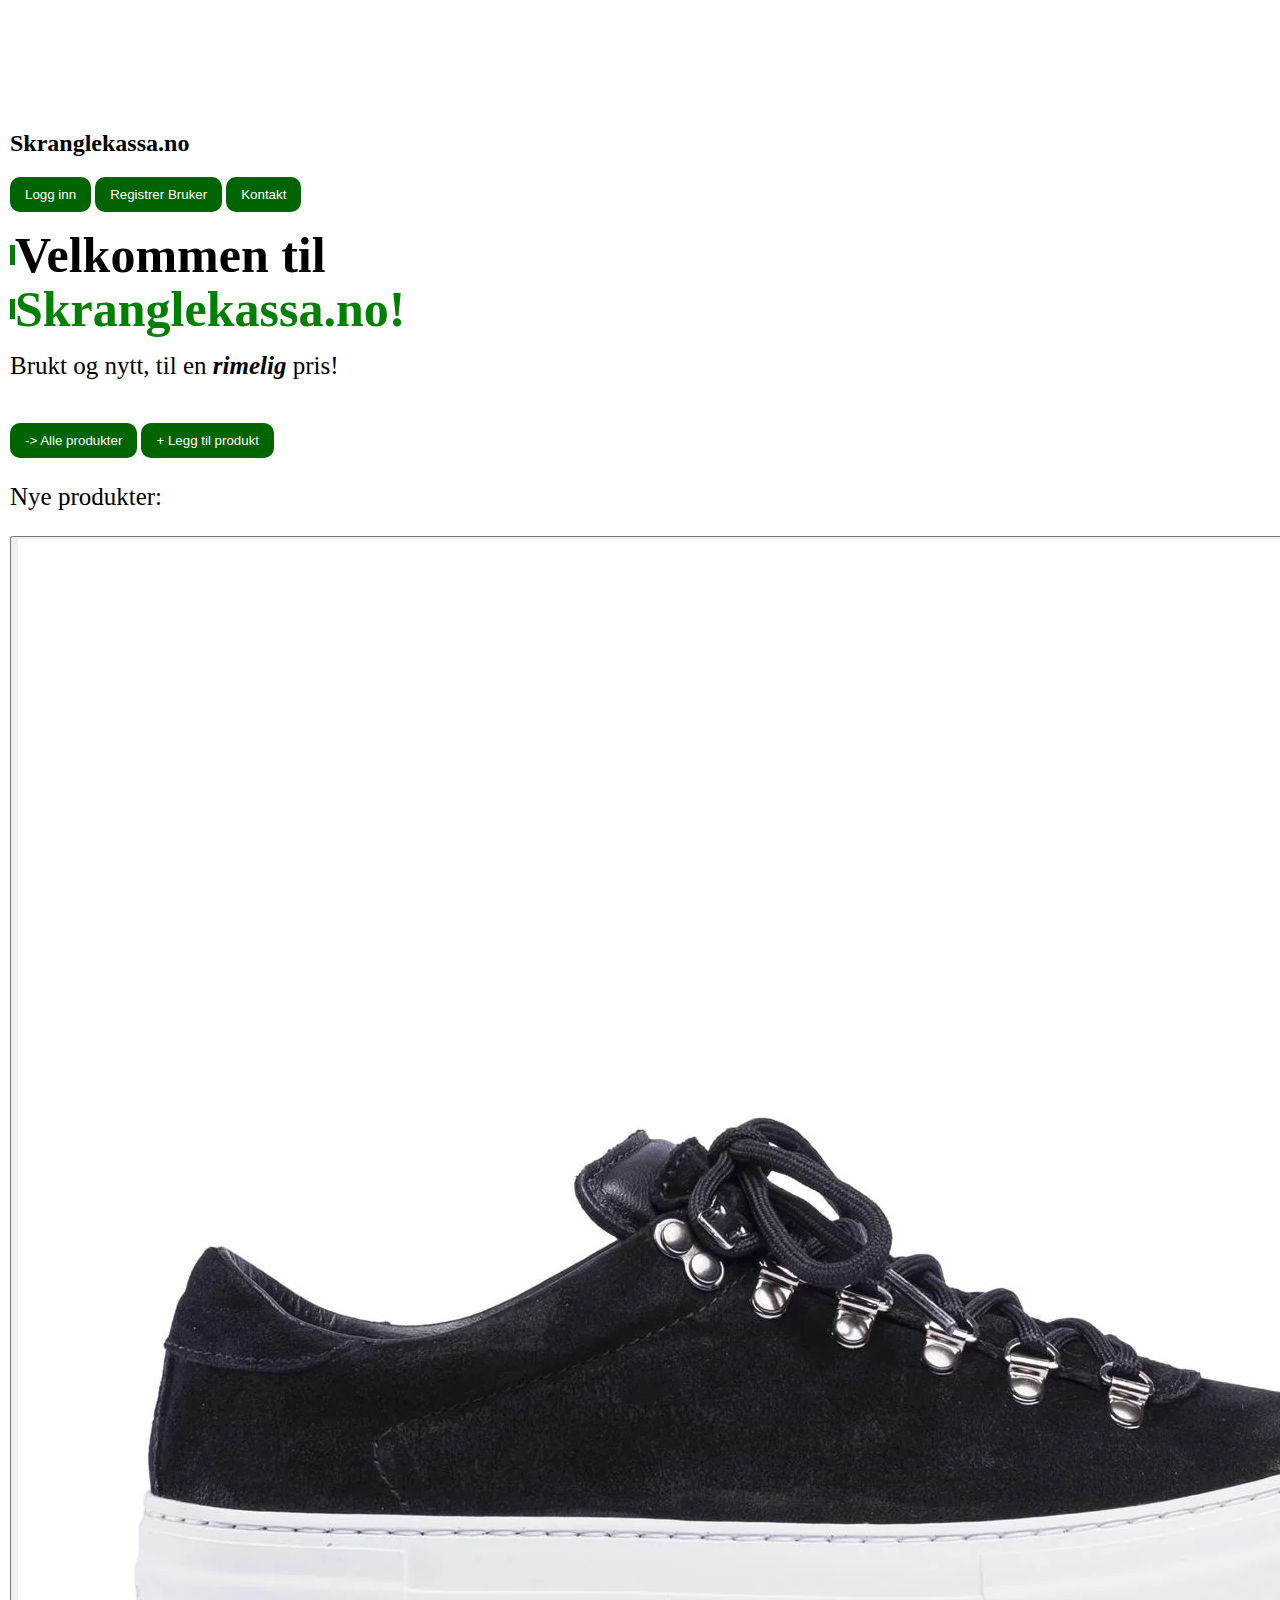
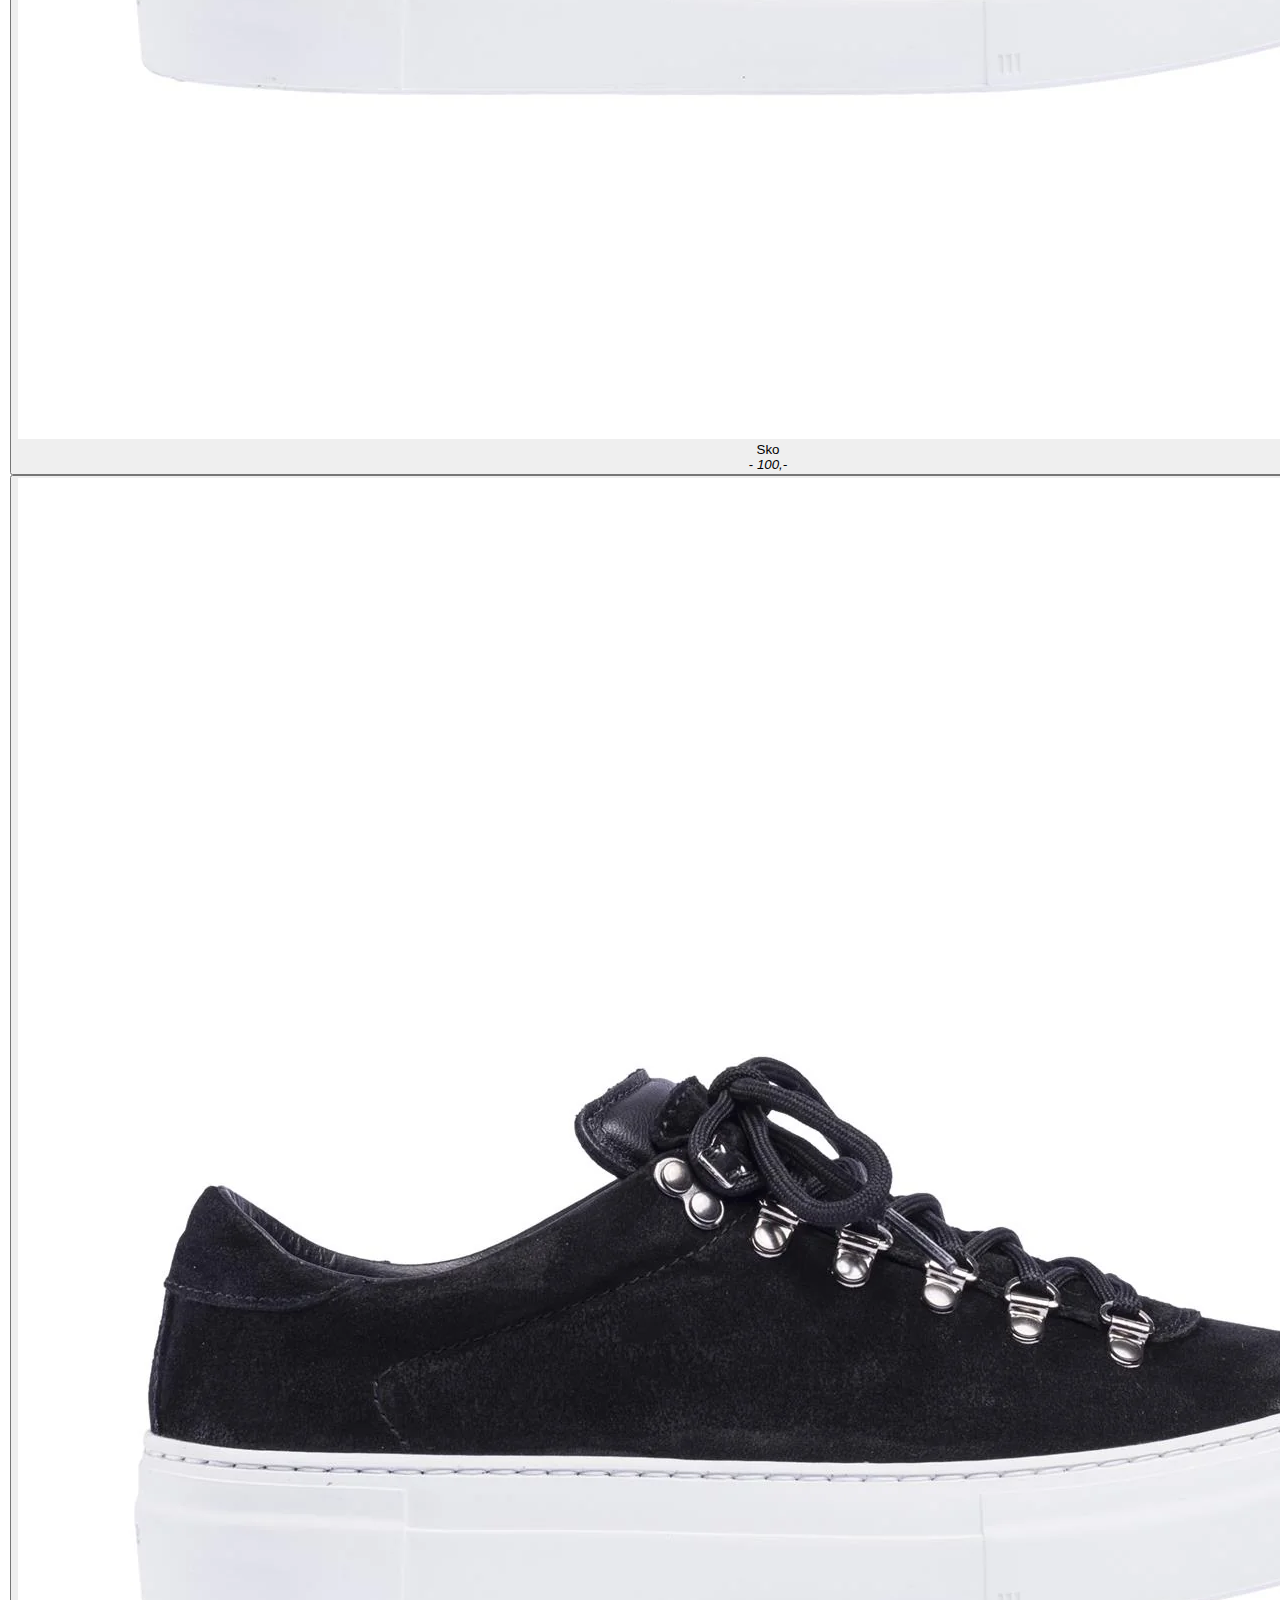
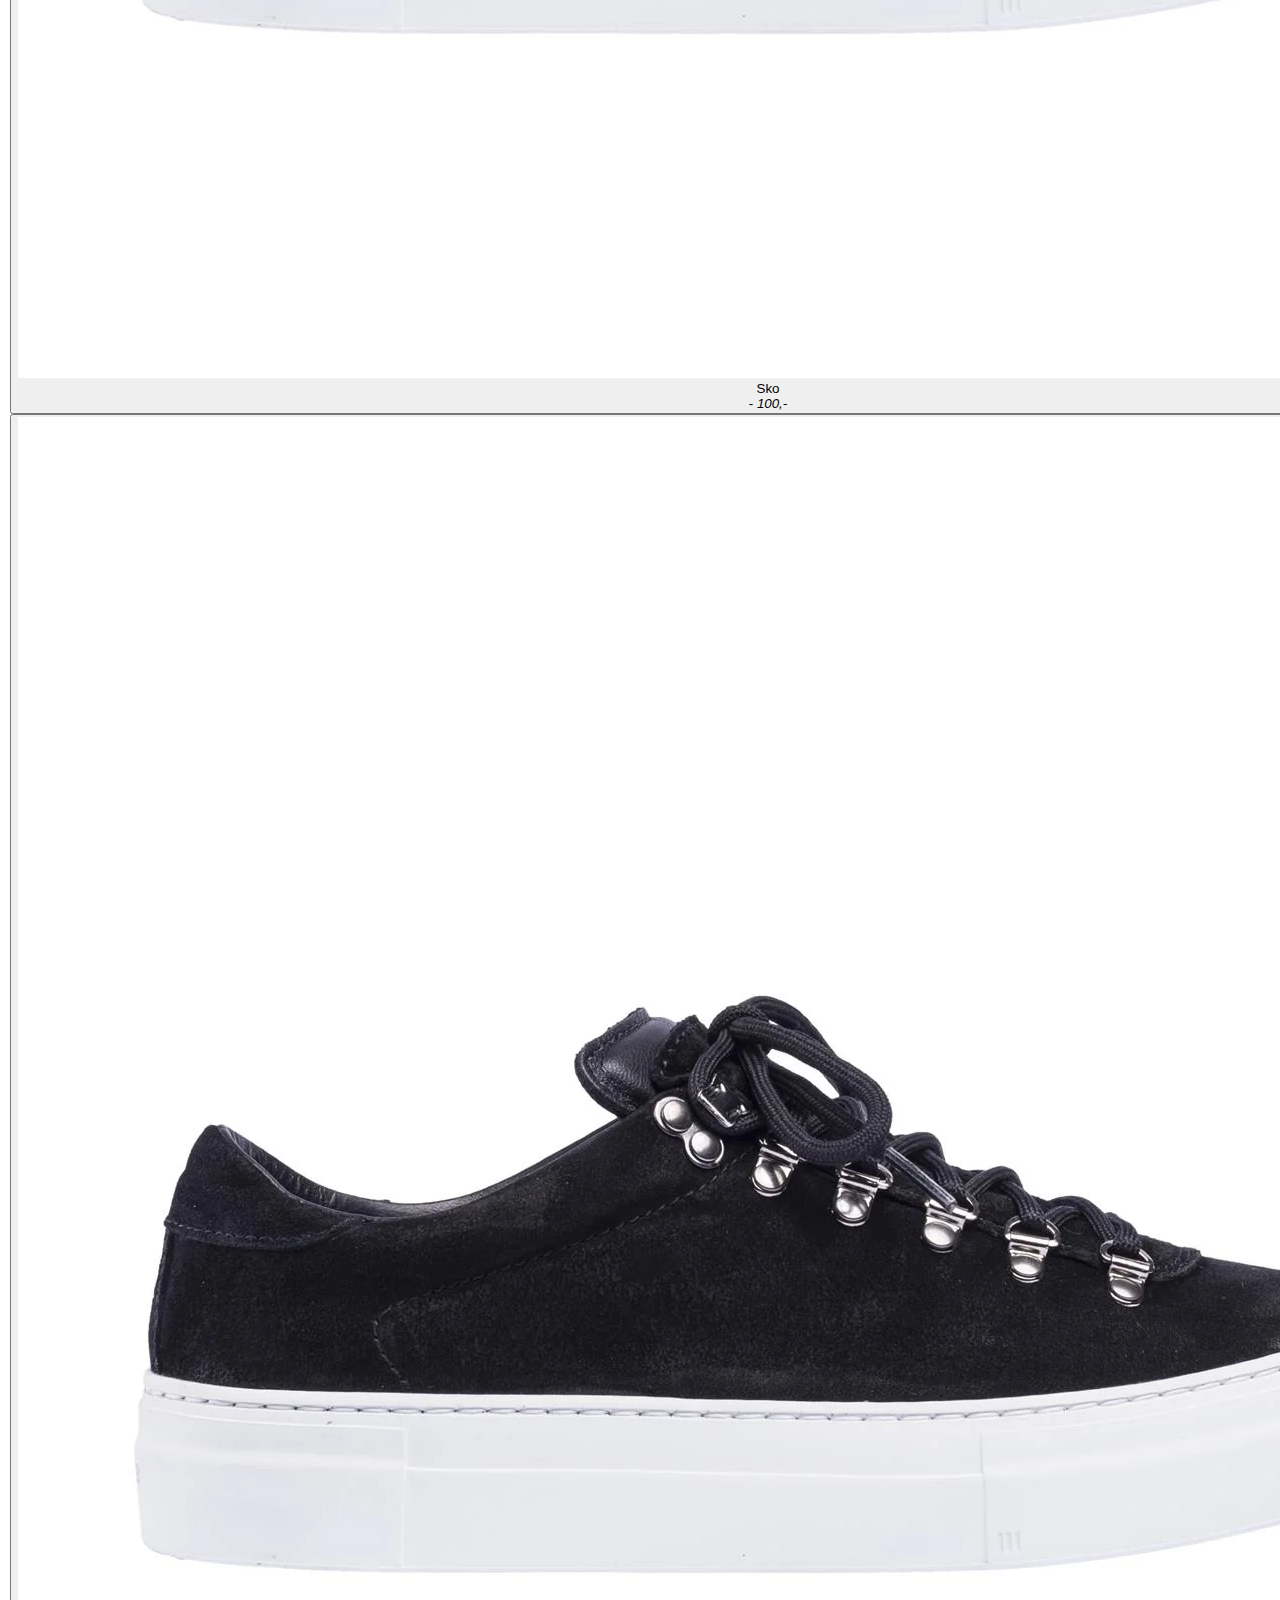
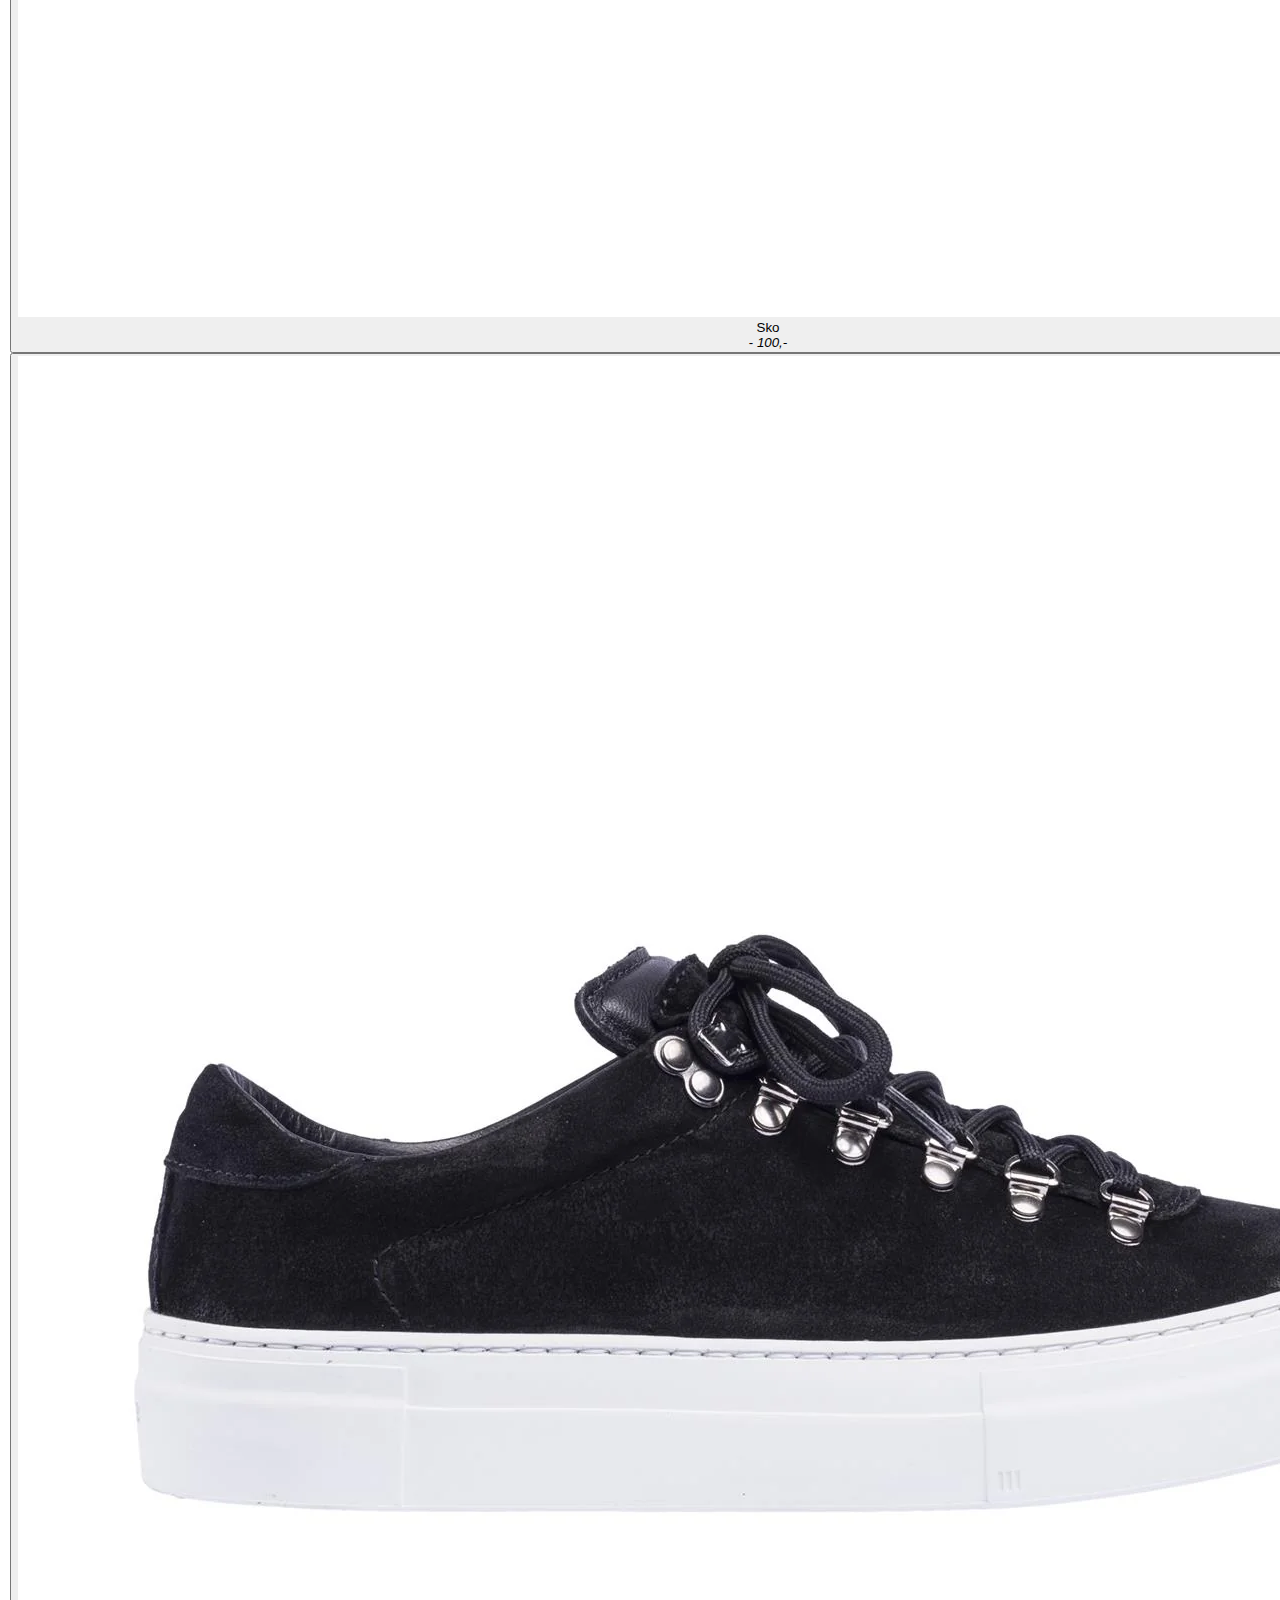
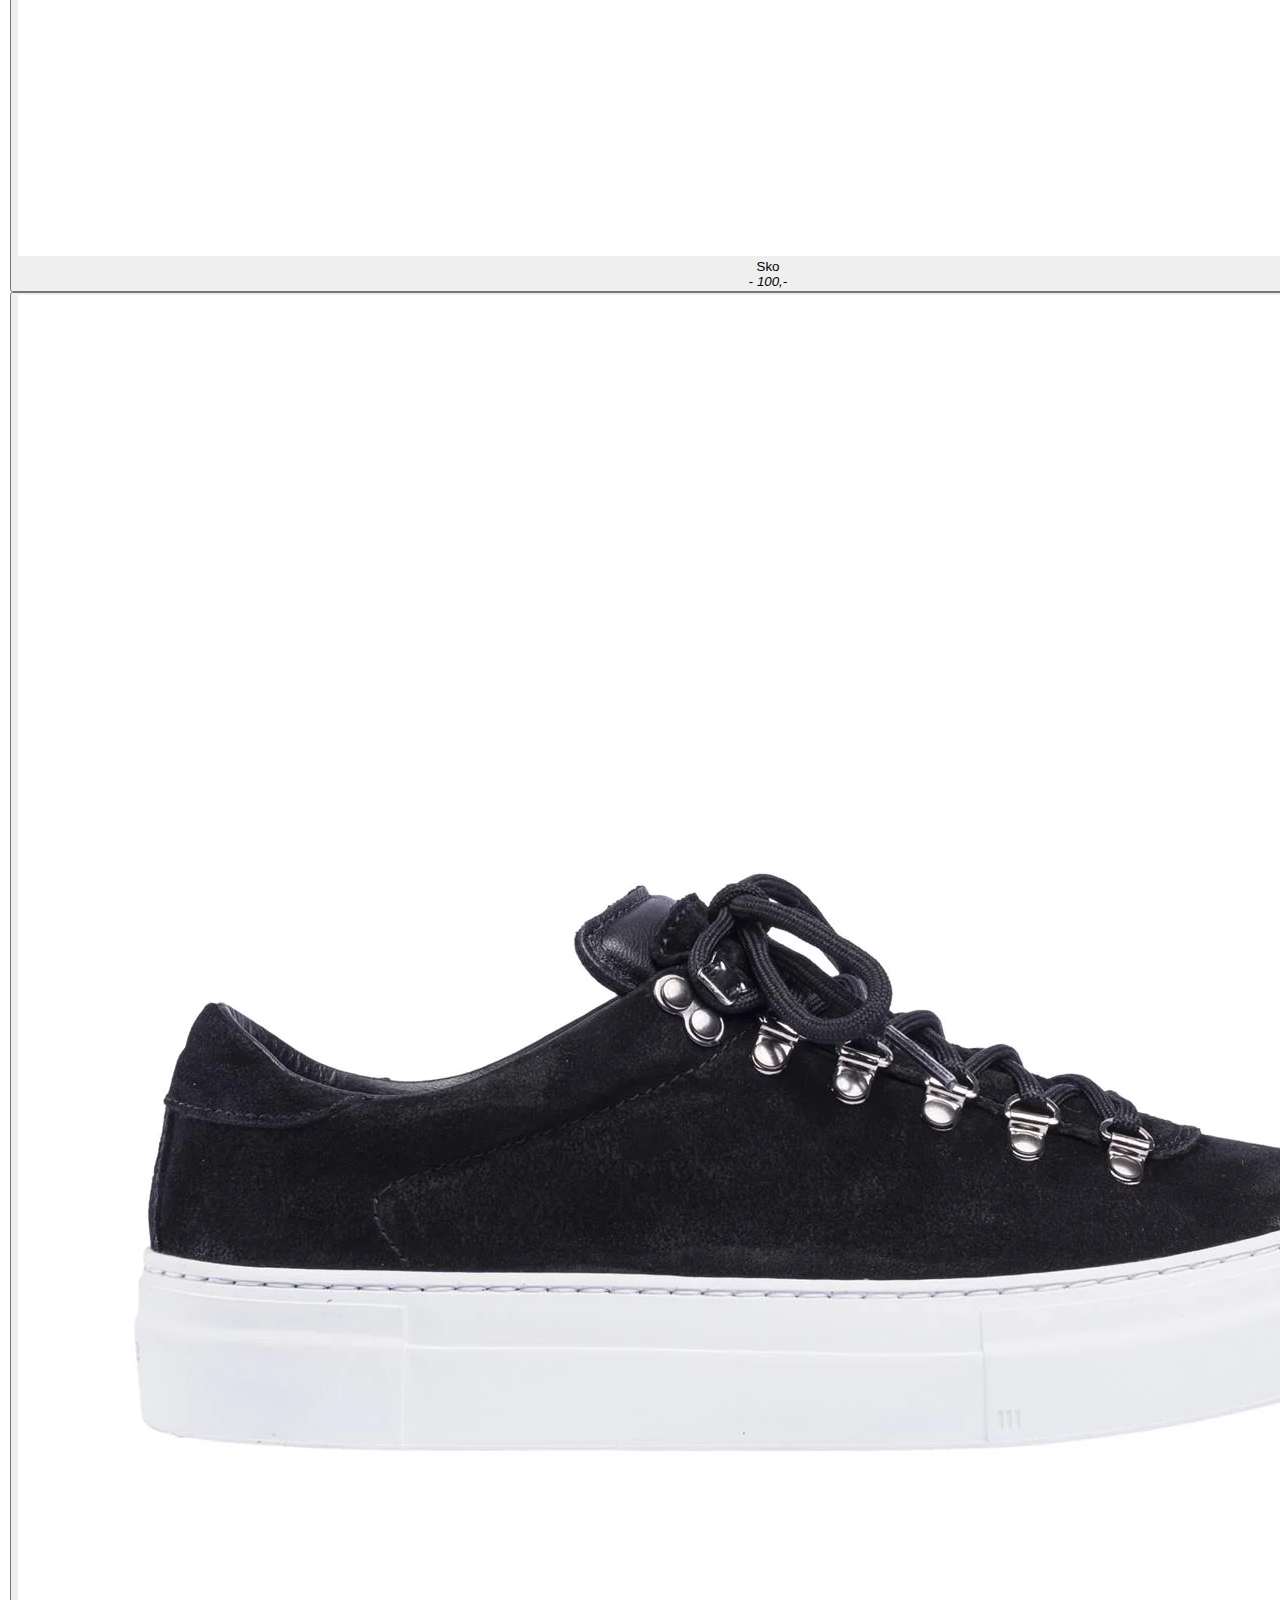
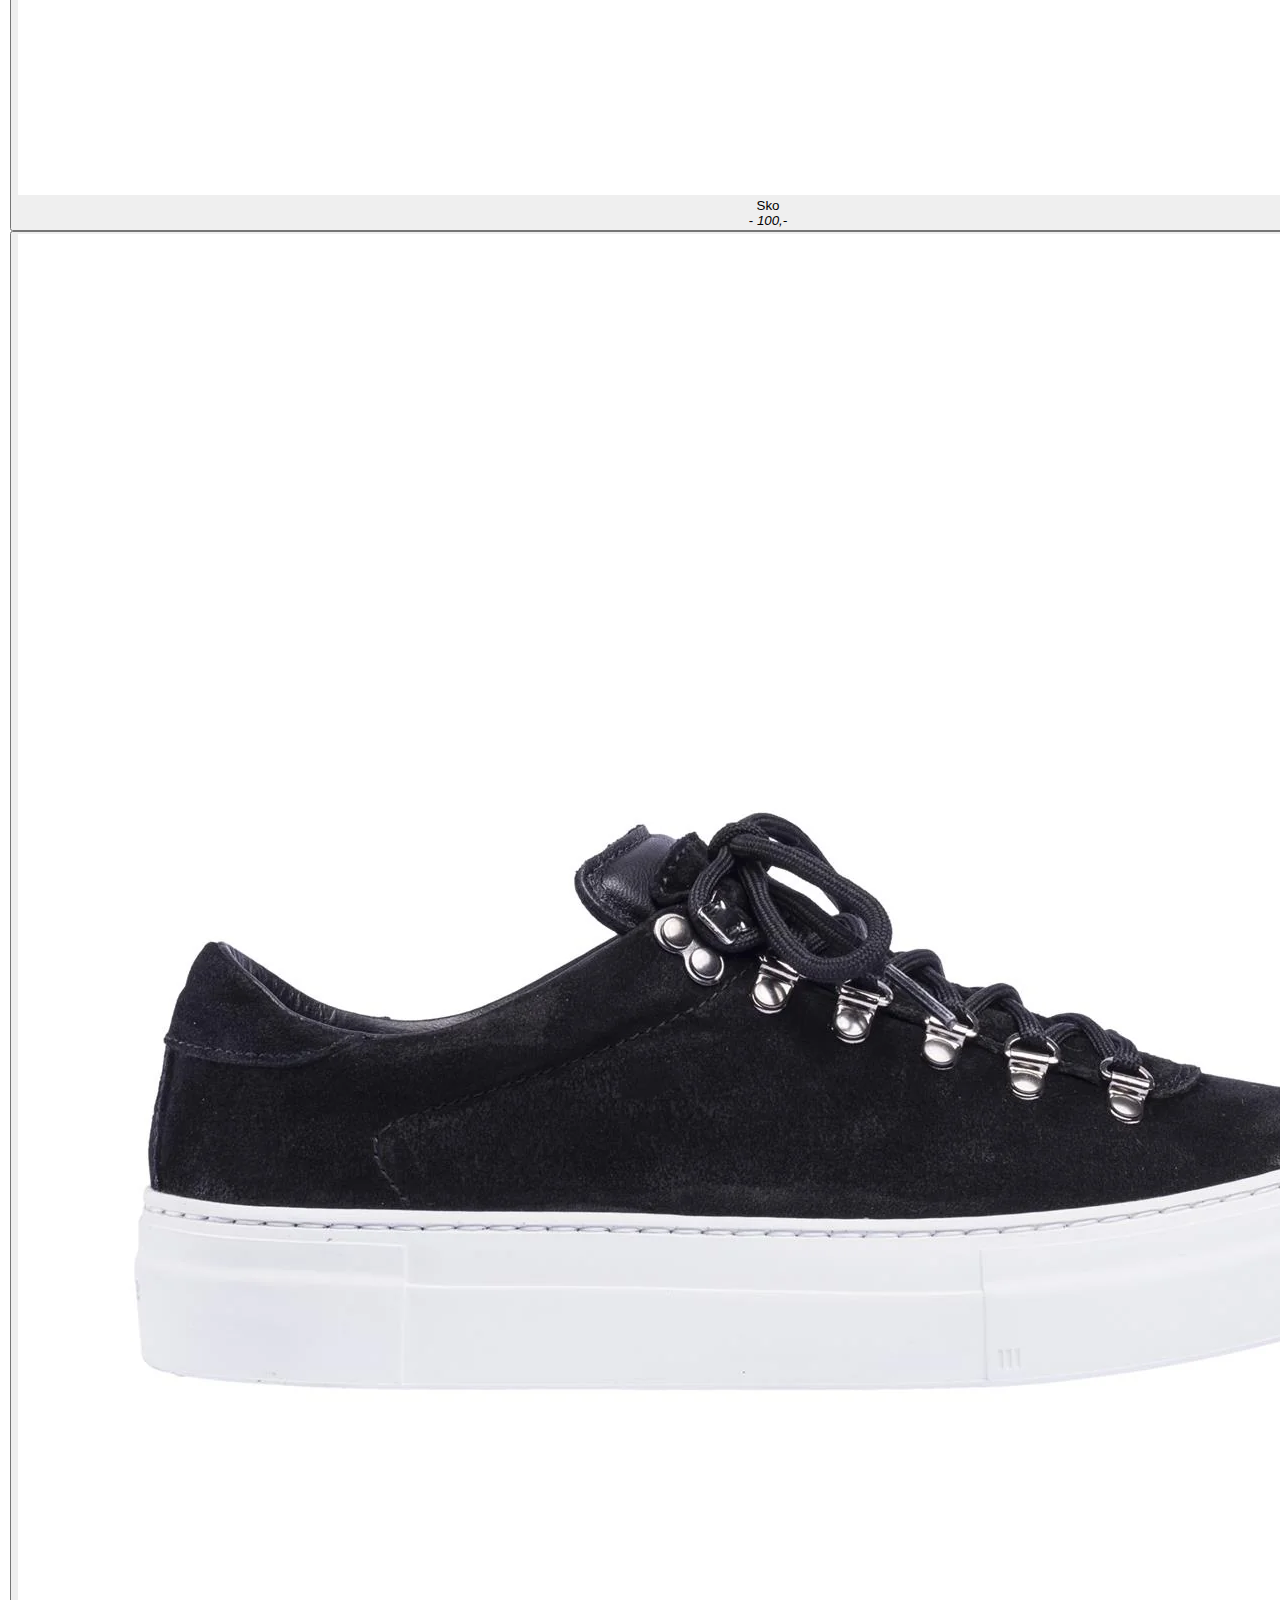
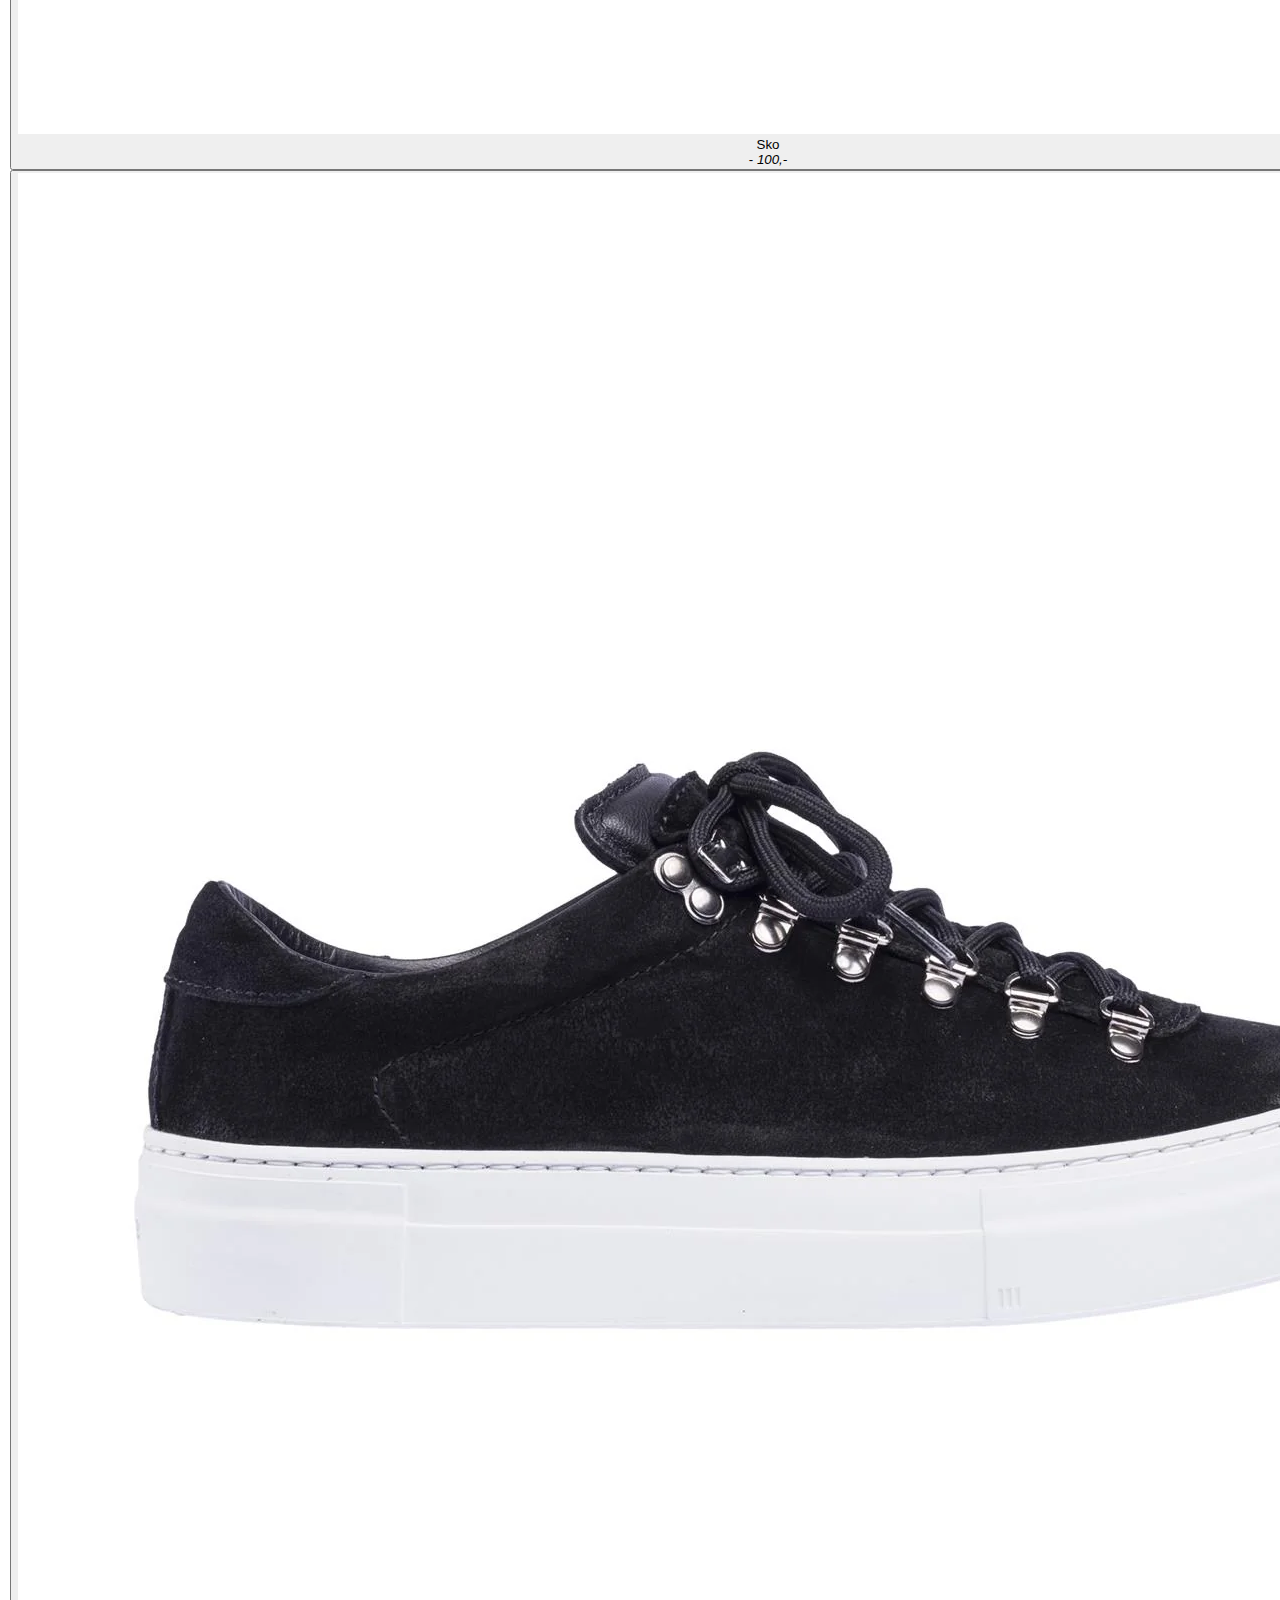
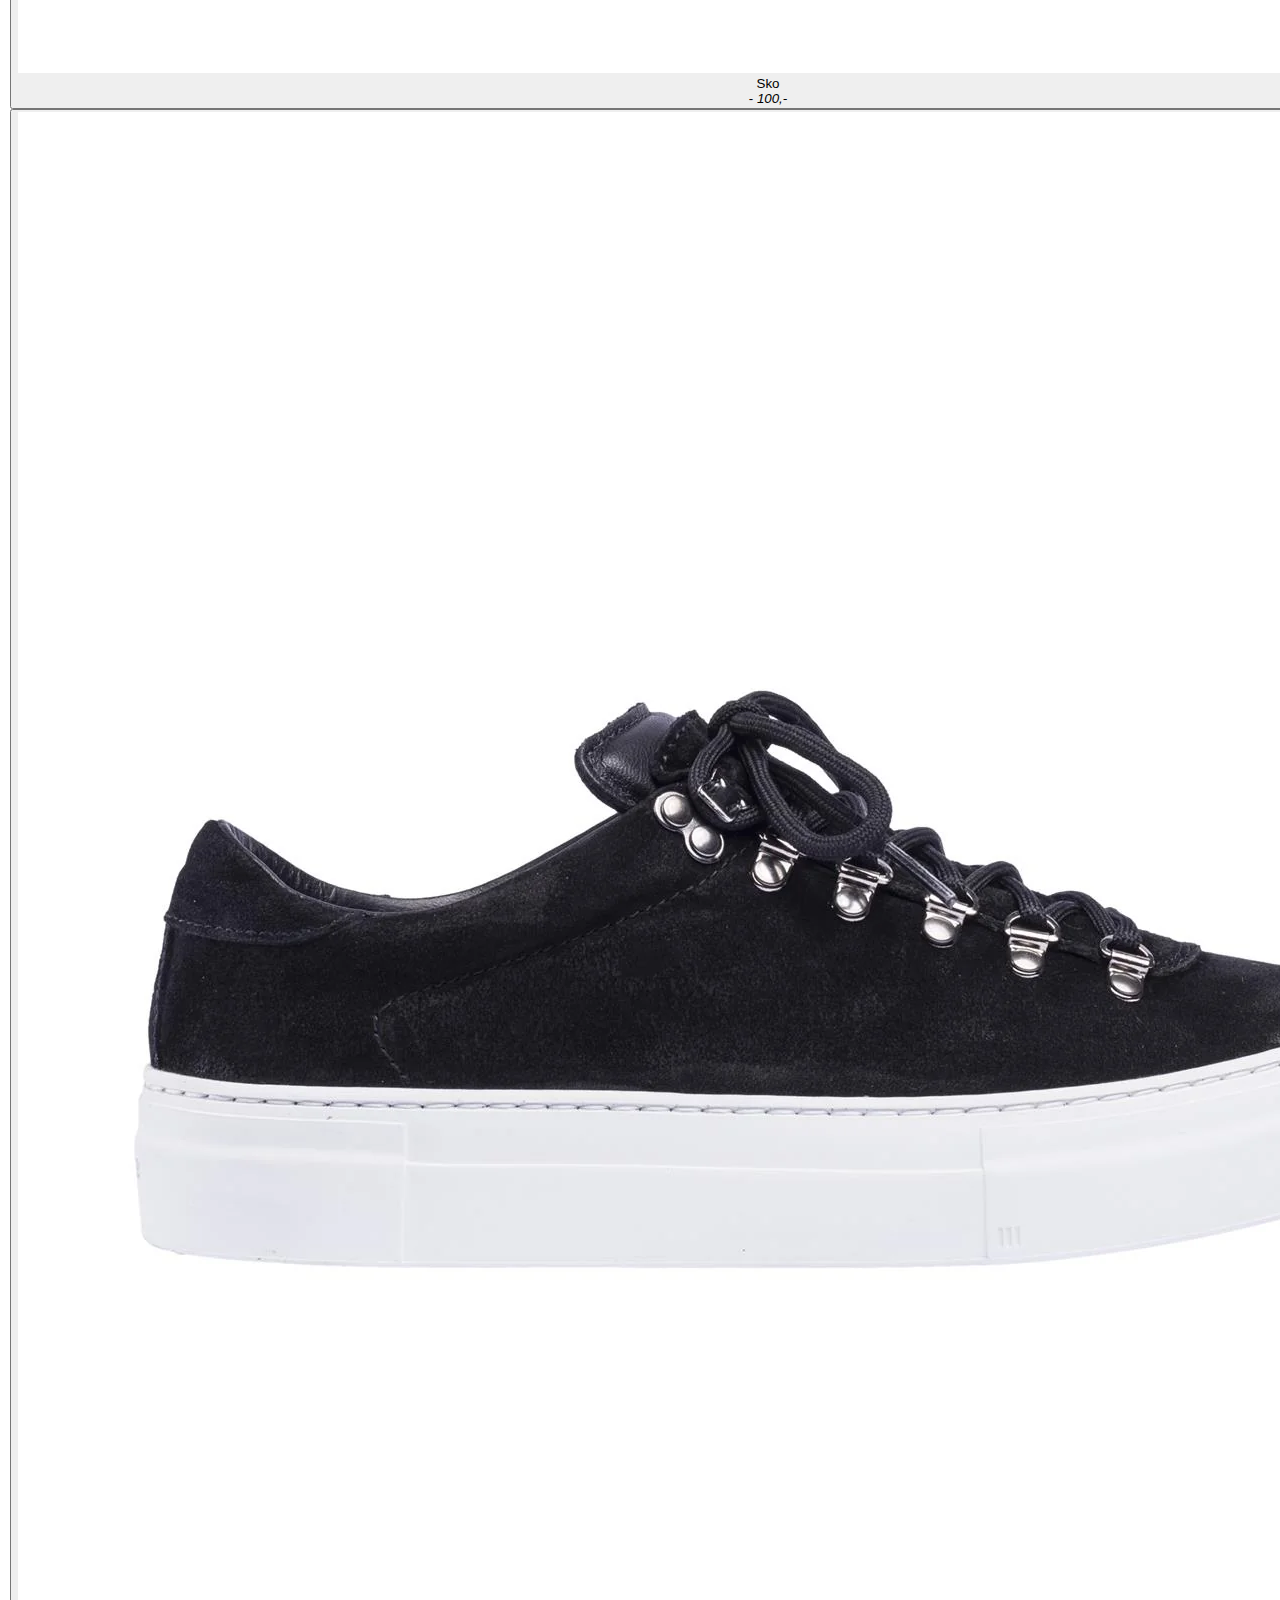
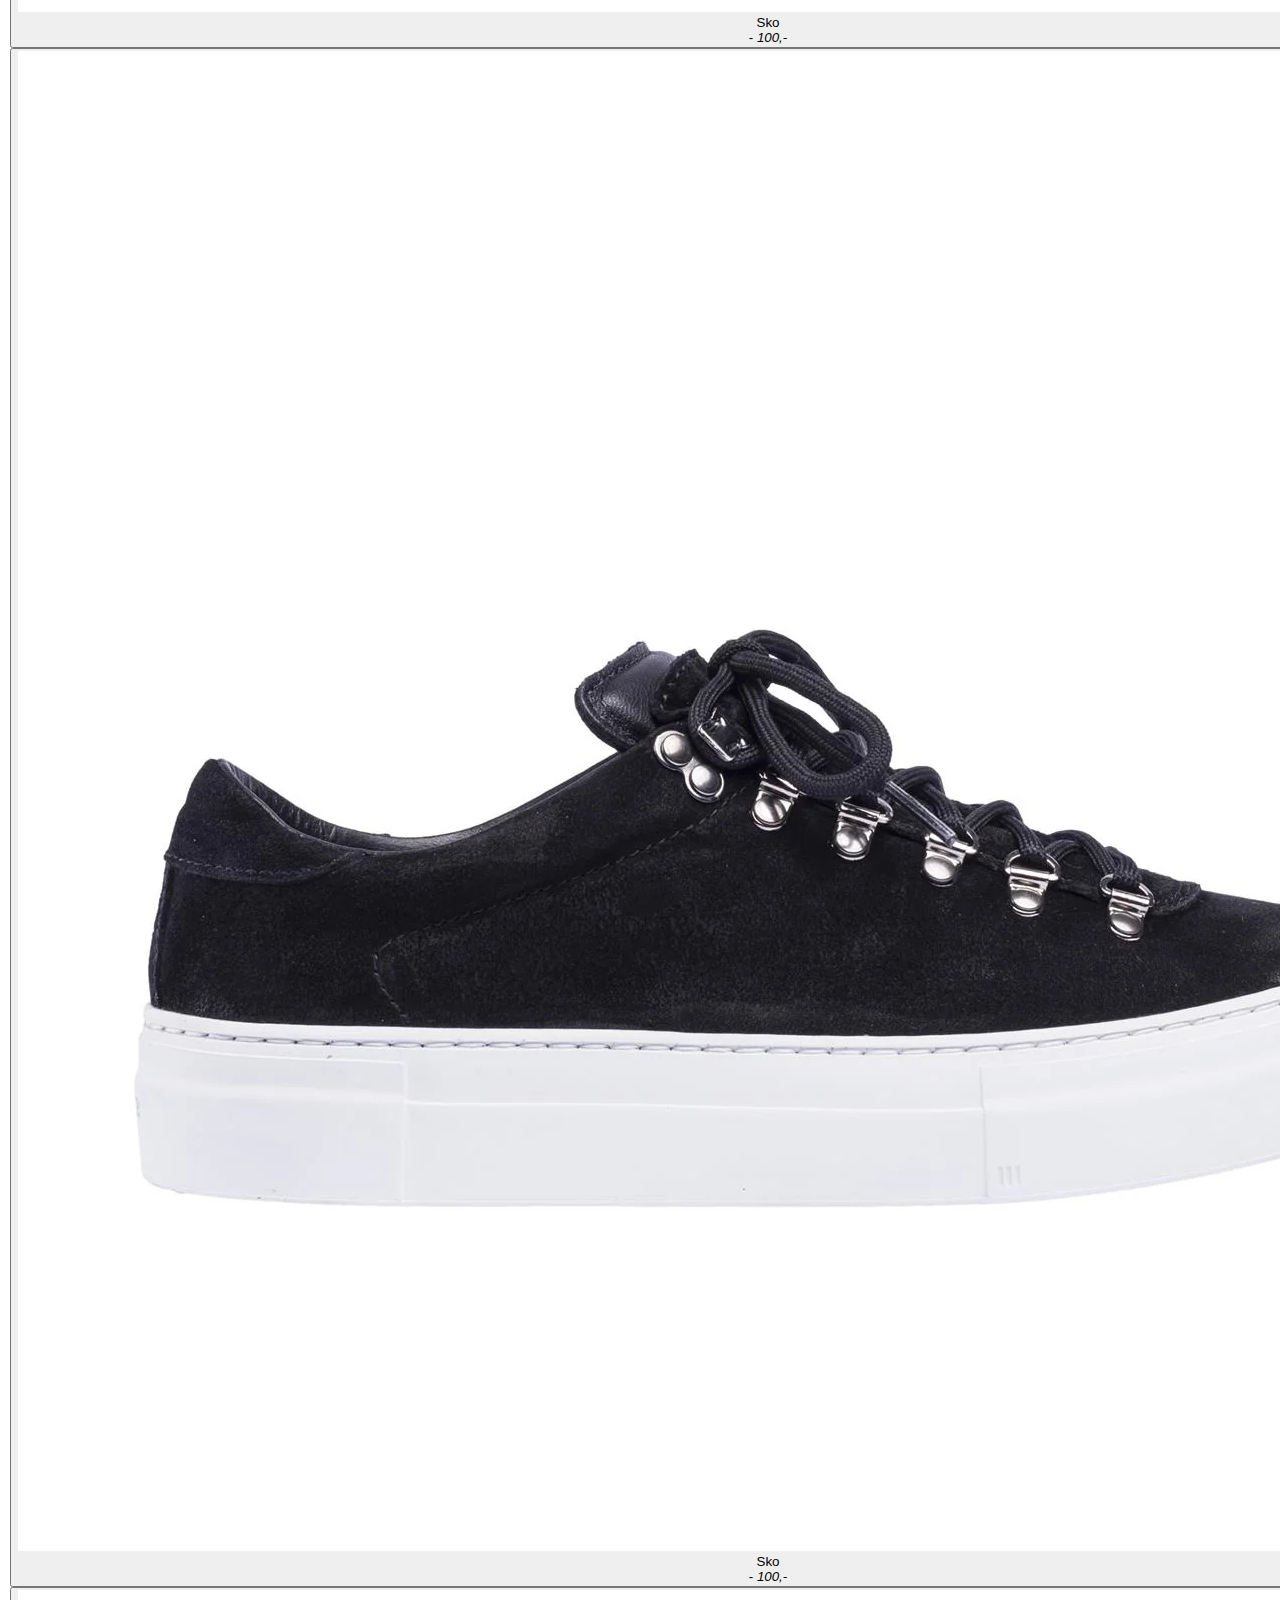
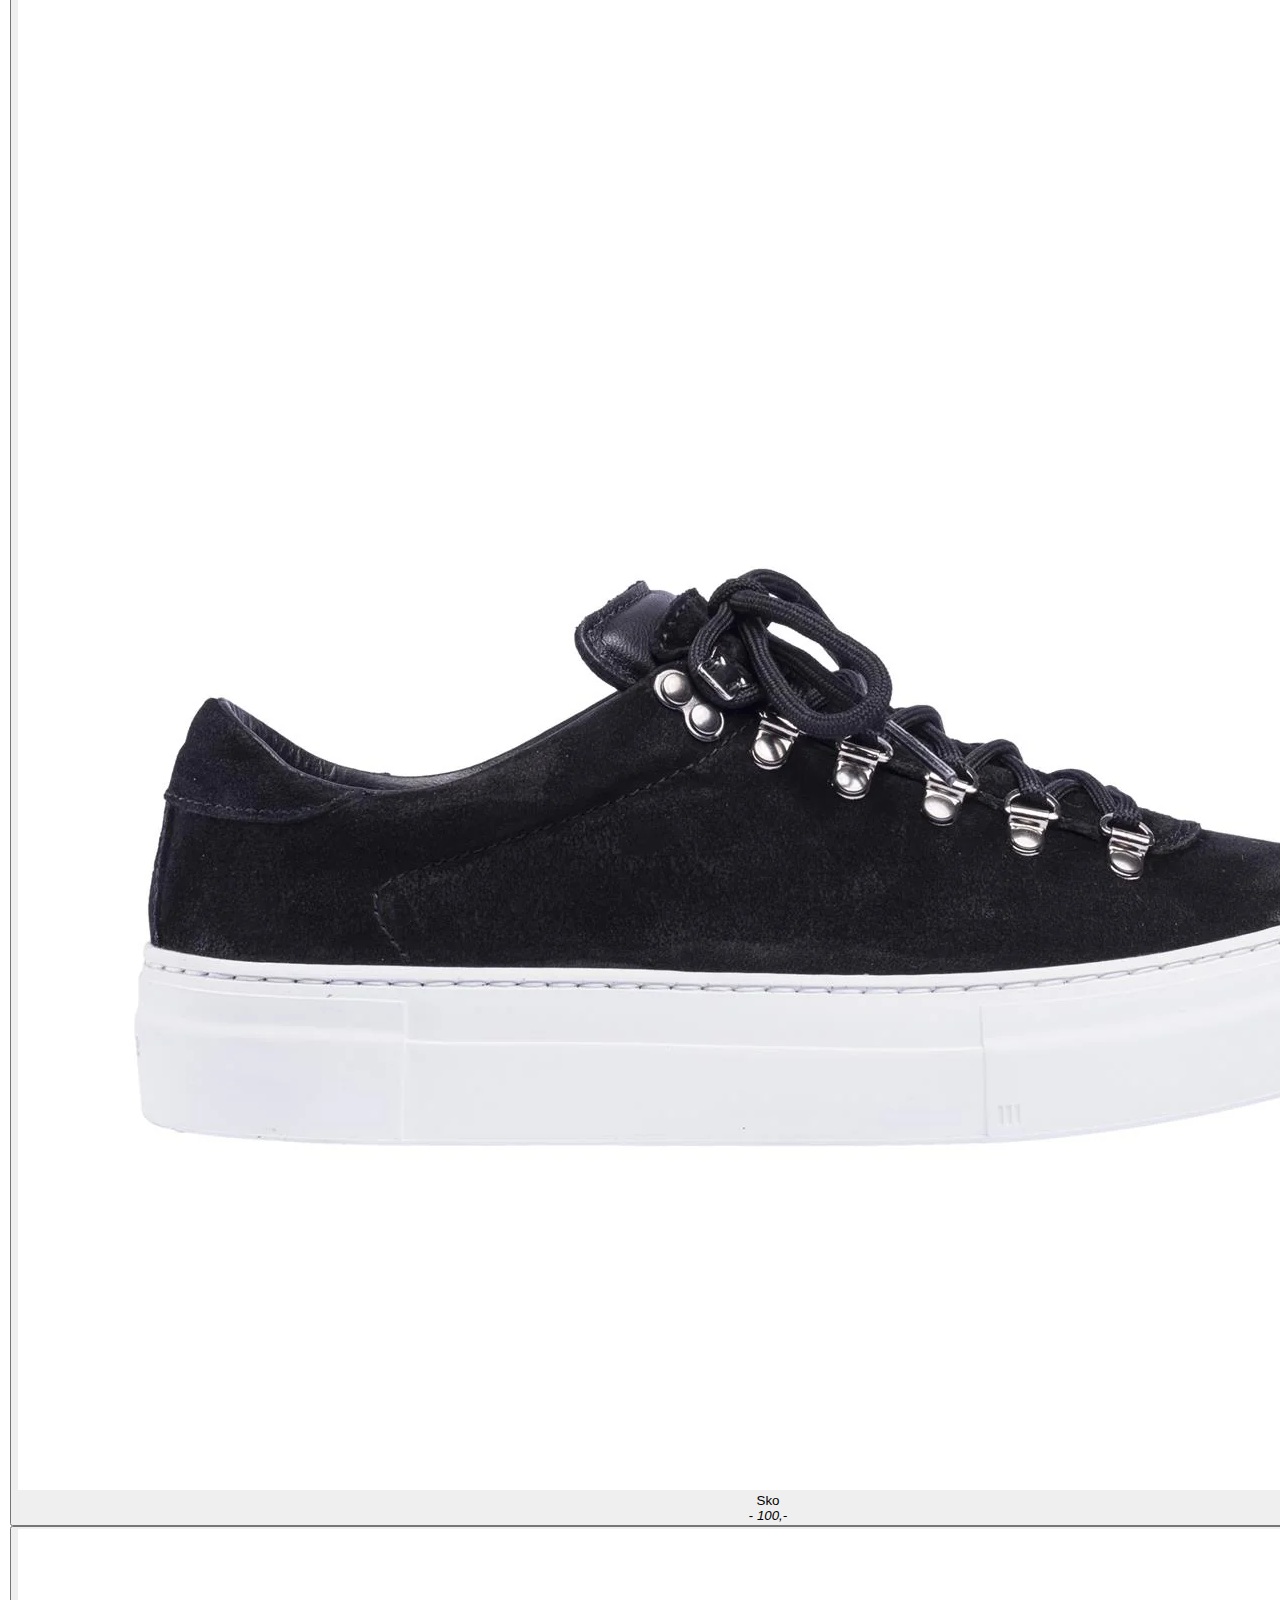
<file: index.html>
<!DOCTYPE html>
<html lang="no">
<head>
    <meta charset="UTF-8">
    <meta name="viewport" content="width=device-width, initial-scale=1.0">
    <link rel="stylesheet" href="/SRC/CSS/Main.css">
    <link rel="script" href="/SRC/JS/Main.js">
    <title>Skranglekassa.no</title>
</head>

<!--Side Panel-->
<section id="SidePanel">
    <div>Velkommen til Skrotnissen AI chatbot!</div>
    
    <p id="aiOutput"></p> 
    <br>
    <br>
    <div id="loader"></div>
    <!--Buttons + Text area-->
    <div id="inputForm">
        <button id="closeBtn" class="AIBtn" onclick="closeSidePanel()">
            Lukk
        </button>    
        <input id="userInput" type="text" placeholder="Skriv her...">
        <button id="sendBtn" class="AIBtn" onclick="sendMessage()">Send</button>
    </div>

    <!--Opening and Closing Functions-->
    <script>
        document.getElementById("sendBtn").style.opacity="100%";
        document.getElementById("loader").style.opacity="0%";
        //Sends API request to backend, and recives JSON file
        async function sendMessage() {
            document.getElementById("sendBtn").style.opacity="0%";
            document.getElementById("loader").style.opacity="100%";
            const input = document.getElementById("userInput").value;
    
            const res = await fetch("http://localhost:5000/chat", {
                method: "POST",
                headers: {"Content-Type": "application/json"},
                body: JSON.stringify({ userInput: input })
            });
            
            const data = await res.json();
            document.getElementById("aiOutput").innerText = data.aiOutput;
            document.getElementById("sendBtn").style.opacity="100%";
            document.getElementById("loader").style.opacity="0%";
        }

        //Is by default closed
        document.getElementById("SidePanel").style.zIndex="-1";
        document.getElementById("SidePanel").style.visibility="hidden";
        document.getElementById("aiBtn").style.visibility="visible";
        
        //Open panel
        function openSidePanel() {
            document.getElementById("SidePanel").style.zIndex="2";
            document.getElementById("SidePanel").style.visibility="visible";
            document.getElementById("aiBtn").style.visibility="hidden";
        }

        //Close panel
        function closeSidePanel() {
            document.getElementById("SidePanel").style.zIndex="-1";
            document.getElementById("SidePanel").style.visibility="hidden";
            document.getElementById("aiBtn").style.visibility="visible";
        }
    </script>
</section>

<!--Header-->
<header>
    <h2>Skranglekassa.no</h2>
</header>

 <!--Navigation Buttons-->
<nav>
    <button class="navBtn" onclick="window.location.href='/SRC/HTML/login.html'">
        Logg inn
    </button>
    <button class="navBtn" onclick="window.location.href='/SRC/HTML/signup.html'">
        Registrer Bruker
    </button>
    <button class="navBtn" onclick="window.location.href='/SRC/HTML/contact.html'">
        Kontakt
    </button>
</nav>

 <!--Home Screen Text-->
<body>
    <h1>Velkommen til</h1>
    <h1 style="color: green;">Skranglekassa.no!</h1>
    <p>Brukt og nytt, til en <b><i>rimelig</i></b> pris!</p>
    <br>
    <button class="navBtn" onclick="window.location.href='/SRC/HTML/allproducts.html'">
        -&gt; Alle produkter
    </button>
    <button class="navBtn" onclick="window.location.href='/SRC/HTML/newproduct.html'">
        + Legg til produkt
    </button>
    <p>Nye produkter:</p>


    
</body>

 <!--Button Section-->
<main>
    <div class="productGrid">
        <button class="nProductBtn" onclick="window.location.href='/SRC/HTML/product.html'">
            <img class="nProductBtnIMG" src="/IMG/Sko.jpg" alt="Bilde av produktet">
            <br>
            <div class="productText">Sko</div> <div> - <i>100,-</i></div>
        </button>
        <button class="nProductBtn" onclick="window.location.href='/SRC/HTML/product.html'">
            <img class="nProductBtnIMG" src="/IMG/Sko.jpg" alt="Bilde av produktet">
            <br>
            <div class="productText">Sko</div> <div> - <i>100,-</i></div>
        </button>
        <button class="nProductBtn" onclick="window.location.href='/SRC/HTML/product.html'">
            <img class="nProductBtnIMG" src="/IMG/Sko.jpg" alt="Bilde av produktet">
            <br>
            <div class="productText">Sko</div> <div> - <i>100,-</i></div>
        </button>
        <button class="nProductBtn" onclick="window.location.href='/SRC/HTML/product.html'">
            <img class="nProductBtnIMG" src="/IMG/Sko.jpg" alt="Bilde av produktet">
            <br>
            <div class="productText">Sko</div> <div> - <i>100,-</i></div>
        </button>
        <button class="nProductBtn" onclick="window.location.href='/SRC/HTML/product.html'">
            <img class="nProductBtnIMG" src="/IMG/Sko.jpg" alt="Bilde av produktet">
            <br>
            <div class="productText">Sko</div> <div> - <i>100,-</i></div>
        </button>
        <button class="nProductBtn" onclick="window.location.href='/SRC/HTML/product.html'">
            <img class="nProductBtnIMG" src="/IMG/Sko.jpg" alt="Bilde av produktet">
            <br>
            <div class="productText">Sko</div> <div> - <i>100,-</i></div>
        </button>
        <button class="nProductBtn" onclick="window.location.href='/SRC/HTML/product.html'">
            <img class="nProductBtnIMG" src="/IMG/Sko.jpg" alt="Bilde av produktet">
            <br>
            <div class="productText">Sko</div> <div> - <i>100,-</i></div>
        </button>
        <button class="nProductBtn" onclick="window.location.href='/SRC/HTML/product.html'">
            <img class="nProductBtnIMG" src="/IMG/Sko.jpg" alt="Bilde av produktet">
            <br>
            <div class="productText">Sko</div> <div> - <i>100,-</i></div>
        </button>
        <button class="nProductBtn" onclick="window.location.href='/SRC/HTML/product.html'">
            <img class="nProductBtnIMG" src="/IMG/Sko.jpg" alt="Bilde av produktet">
            <br>
            <div class="productText">Sko</div> <div> - <i>100,-</i></div>
        </button>
        <button class="nProductBtn" onclick="window.location.href='/SRC/HTML/product.html'">
            <img class="nProductBtnIMG" src="/IMG/Sko.jpg" alt="Bilde av produktet">
            <br>
            <div class="productText">Sko</div> <div> - <i>100,-</i></div>
        </button>
        <button class="nProductBtn" onclick="window.location.href='/SRC/HTML/product.html'">
            <img class="nProductBtnIMG" src="/IMG/Sko.jpg" alt="Bilde av produktet">
            <br>
            <div class="productText">Sko</div> <div> - <i>100,-</i></div>
        </button>
        <button class="nProductBtn" onclick="window.location.href='/SRC/HTML/product.html'">
            <img class="nProductBtnIMG" src="/IMG/Sko.jpg" alt="Bilde av produktet">
            <br>
            <div class="productText">Sko</div> <div> - <i>100,-</i></div>
        </button>
    </div>
</main>

 <!--Footer -->
<footer>
    <h2>Skranglekassa.no</h2>
</footer>

<!--AI Button-->

<button id="aiBtn" onclick="openSidePanel()">Chat med Ai bot-en vår: Skrotnissen!&#129302;</button>
</html>
</file>
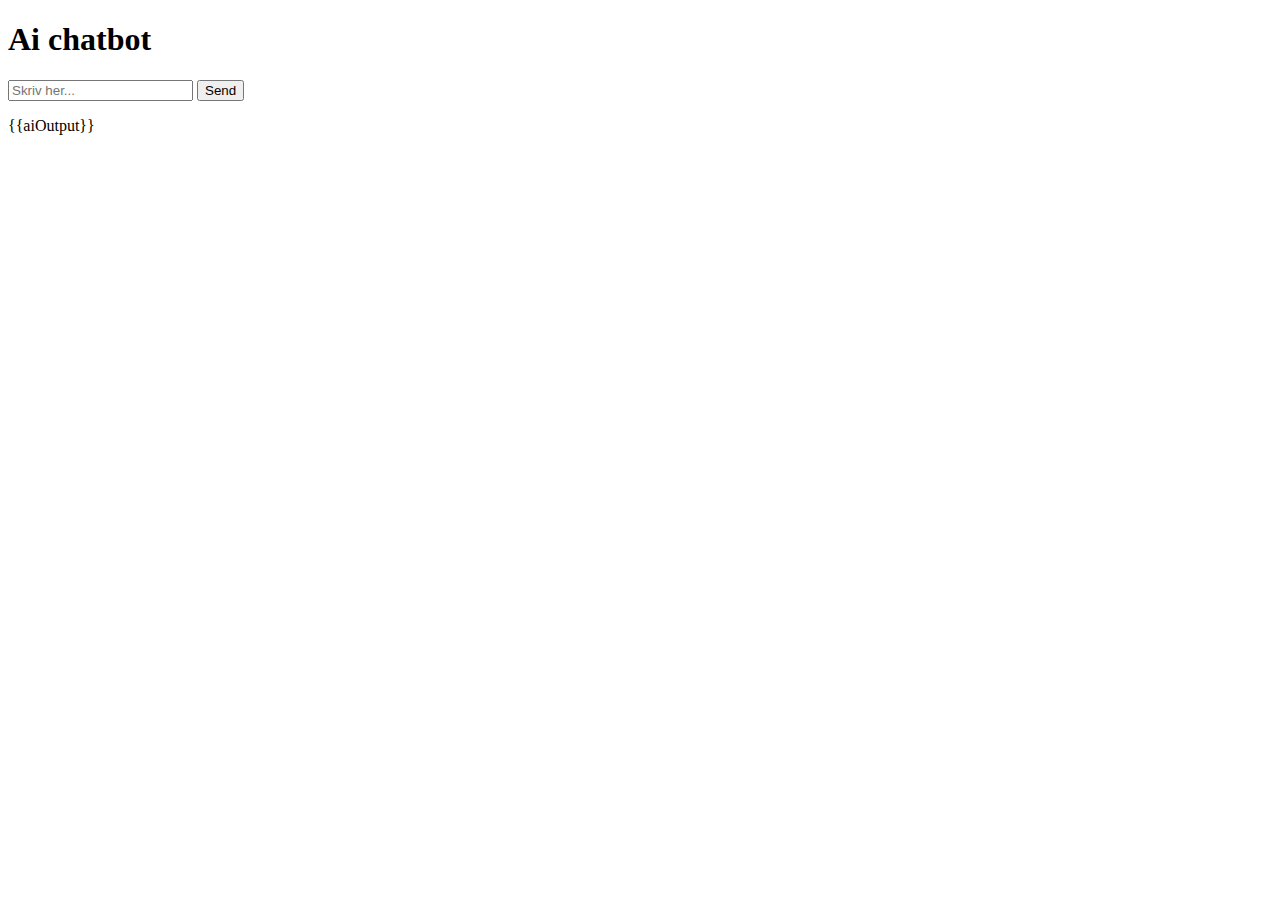
<file: Chatbot/templates/index.html>
<!DOCTYPE html>
<html>
<head>
    <title>Flask + HTML</title>
</head>
<body>
    <h1>Ai chatbot</h1>
    
    <form action="/" method="POST">
        <input type="text" name="userInput" placeholder="Skriv her...">
        <button type="submit">Send</button>
    </form>
    
    <p>{{aiOutput}}</p>
</body>
</html>
</file>
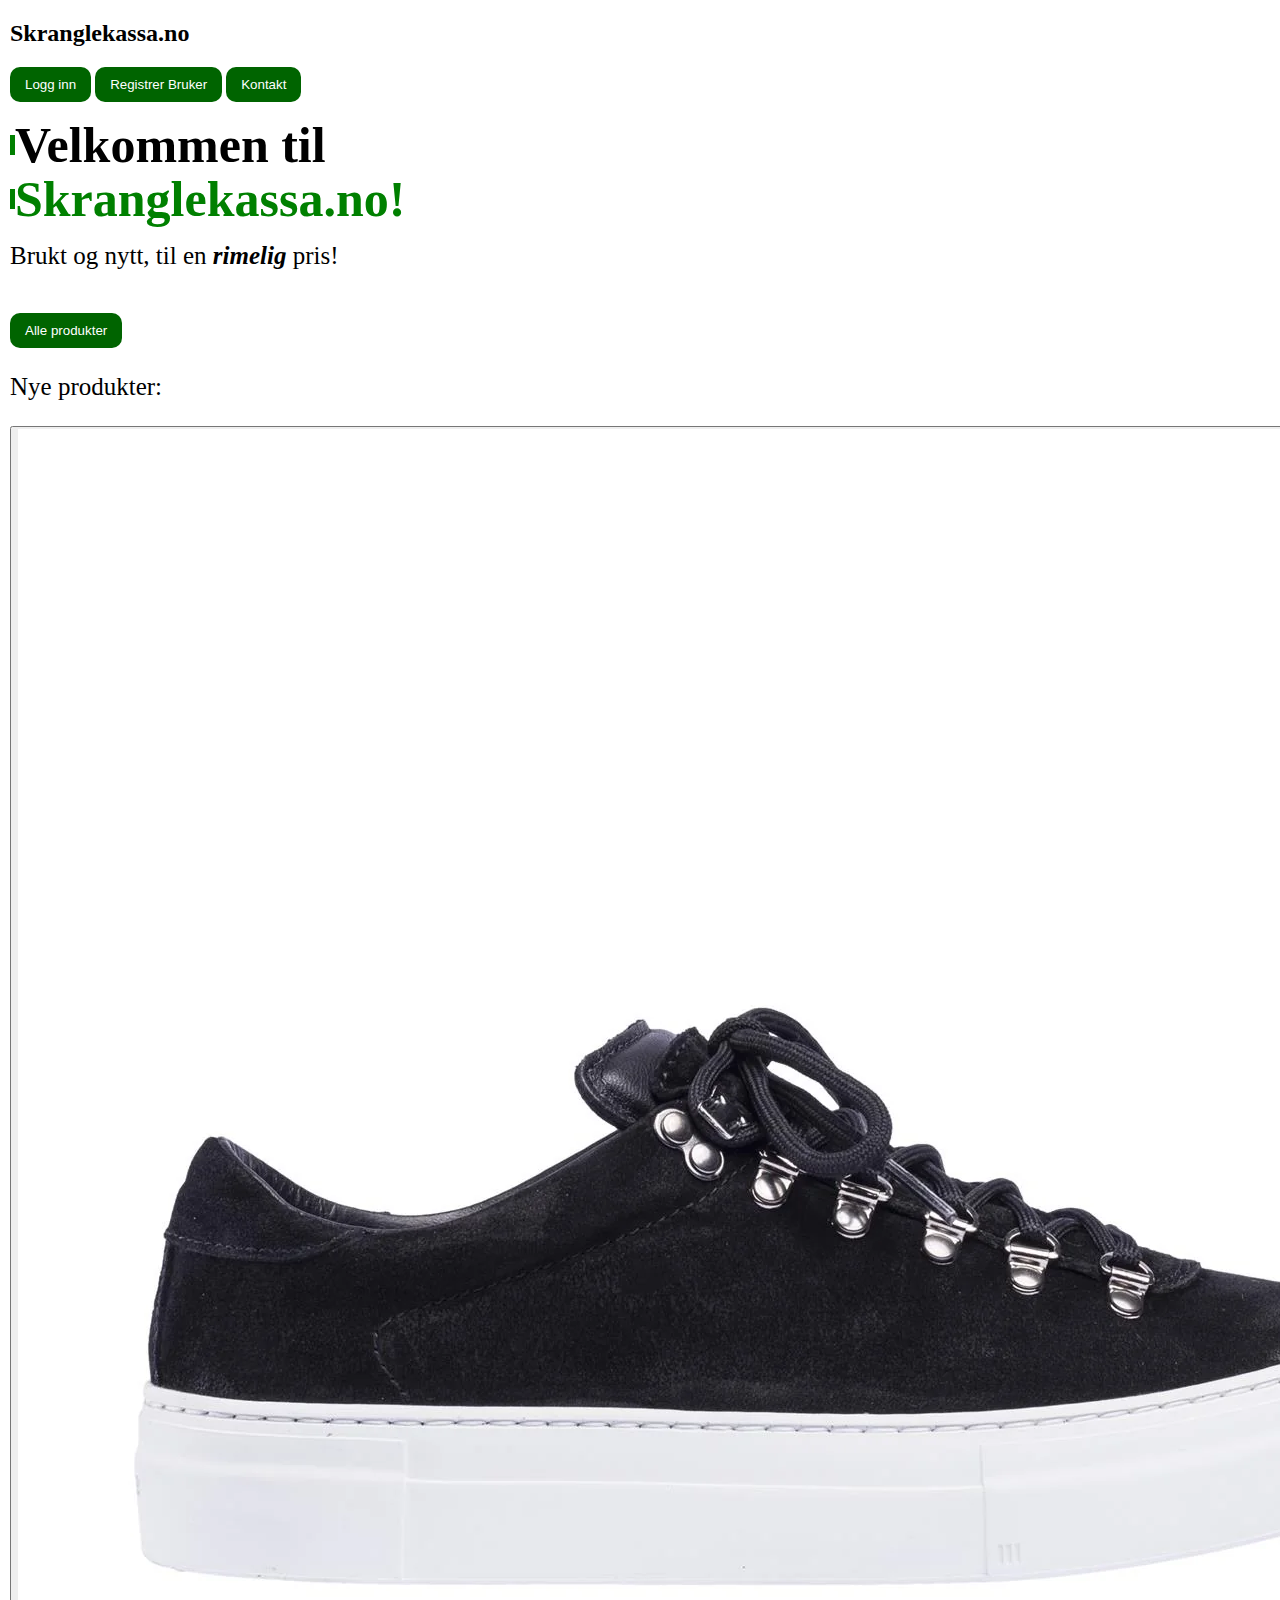
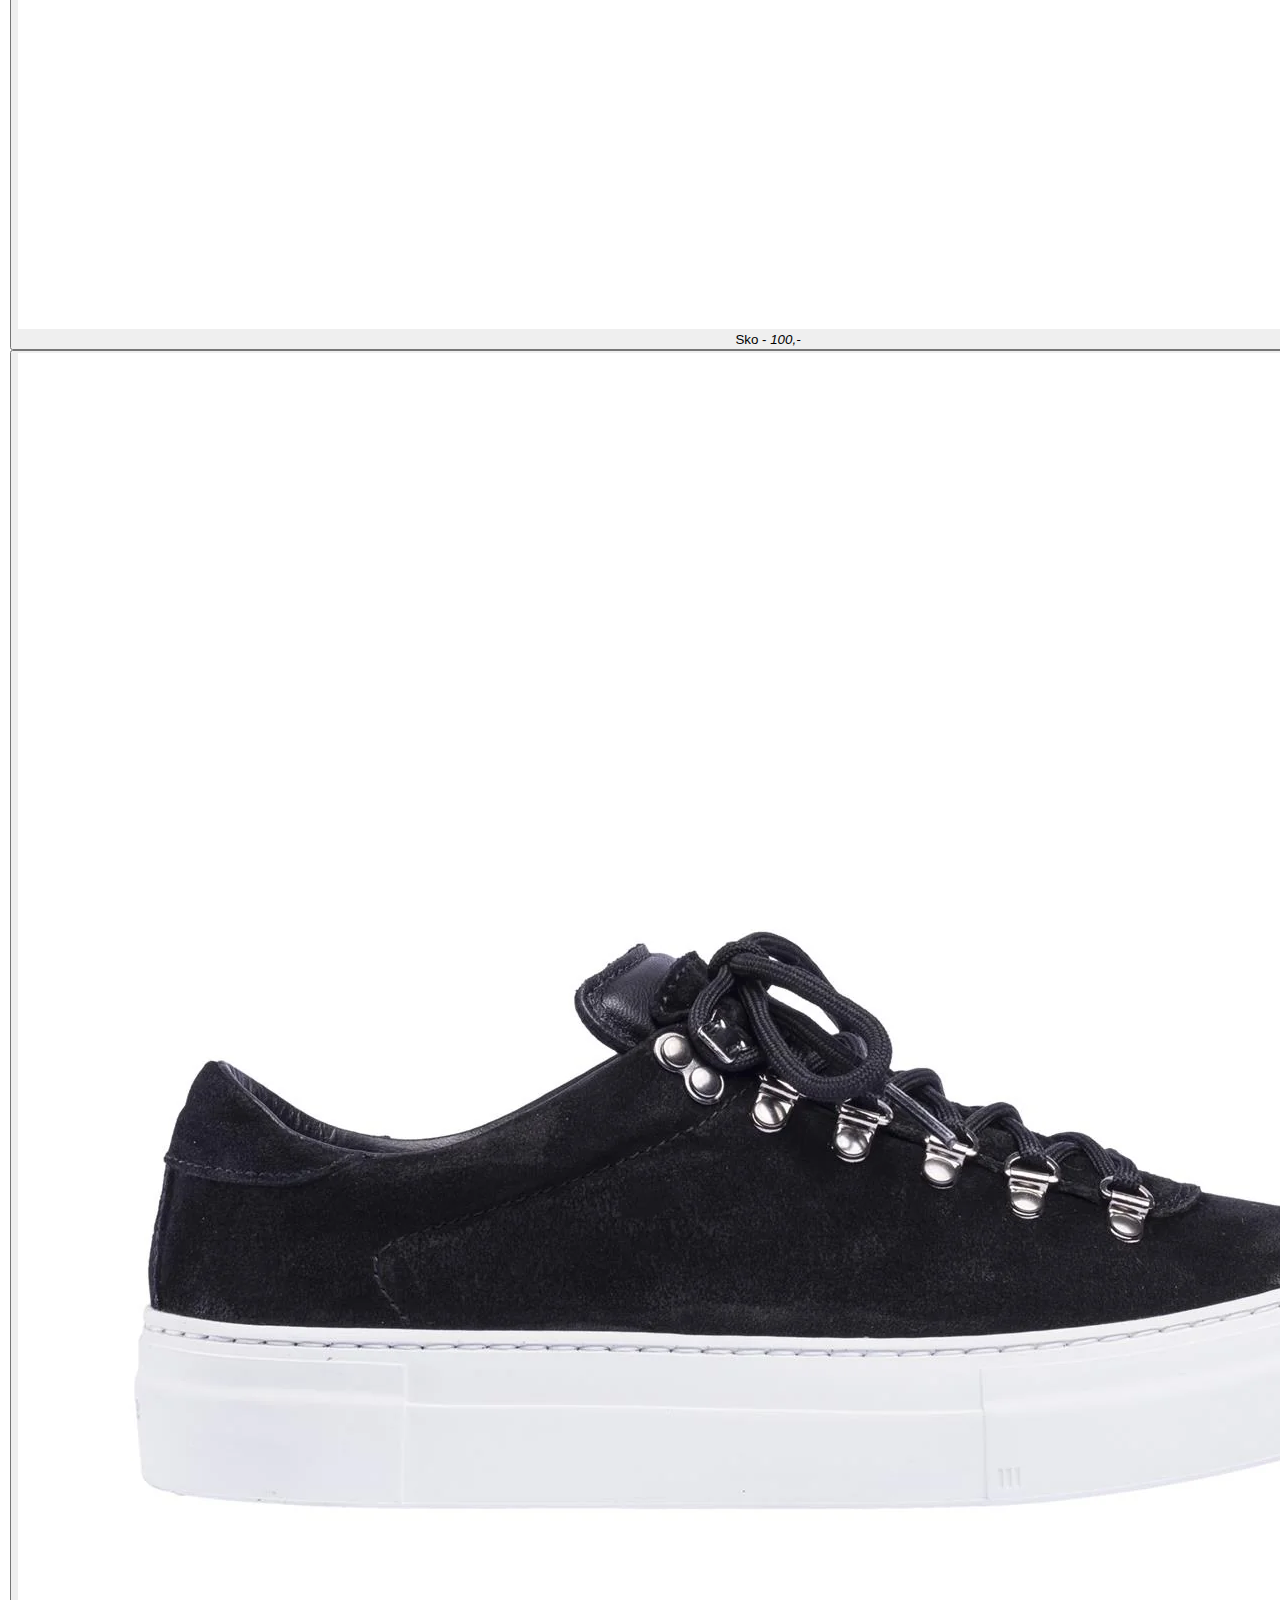
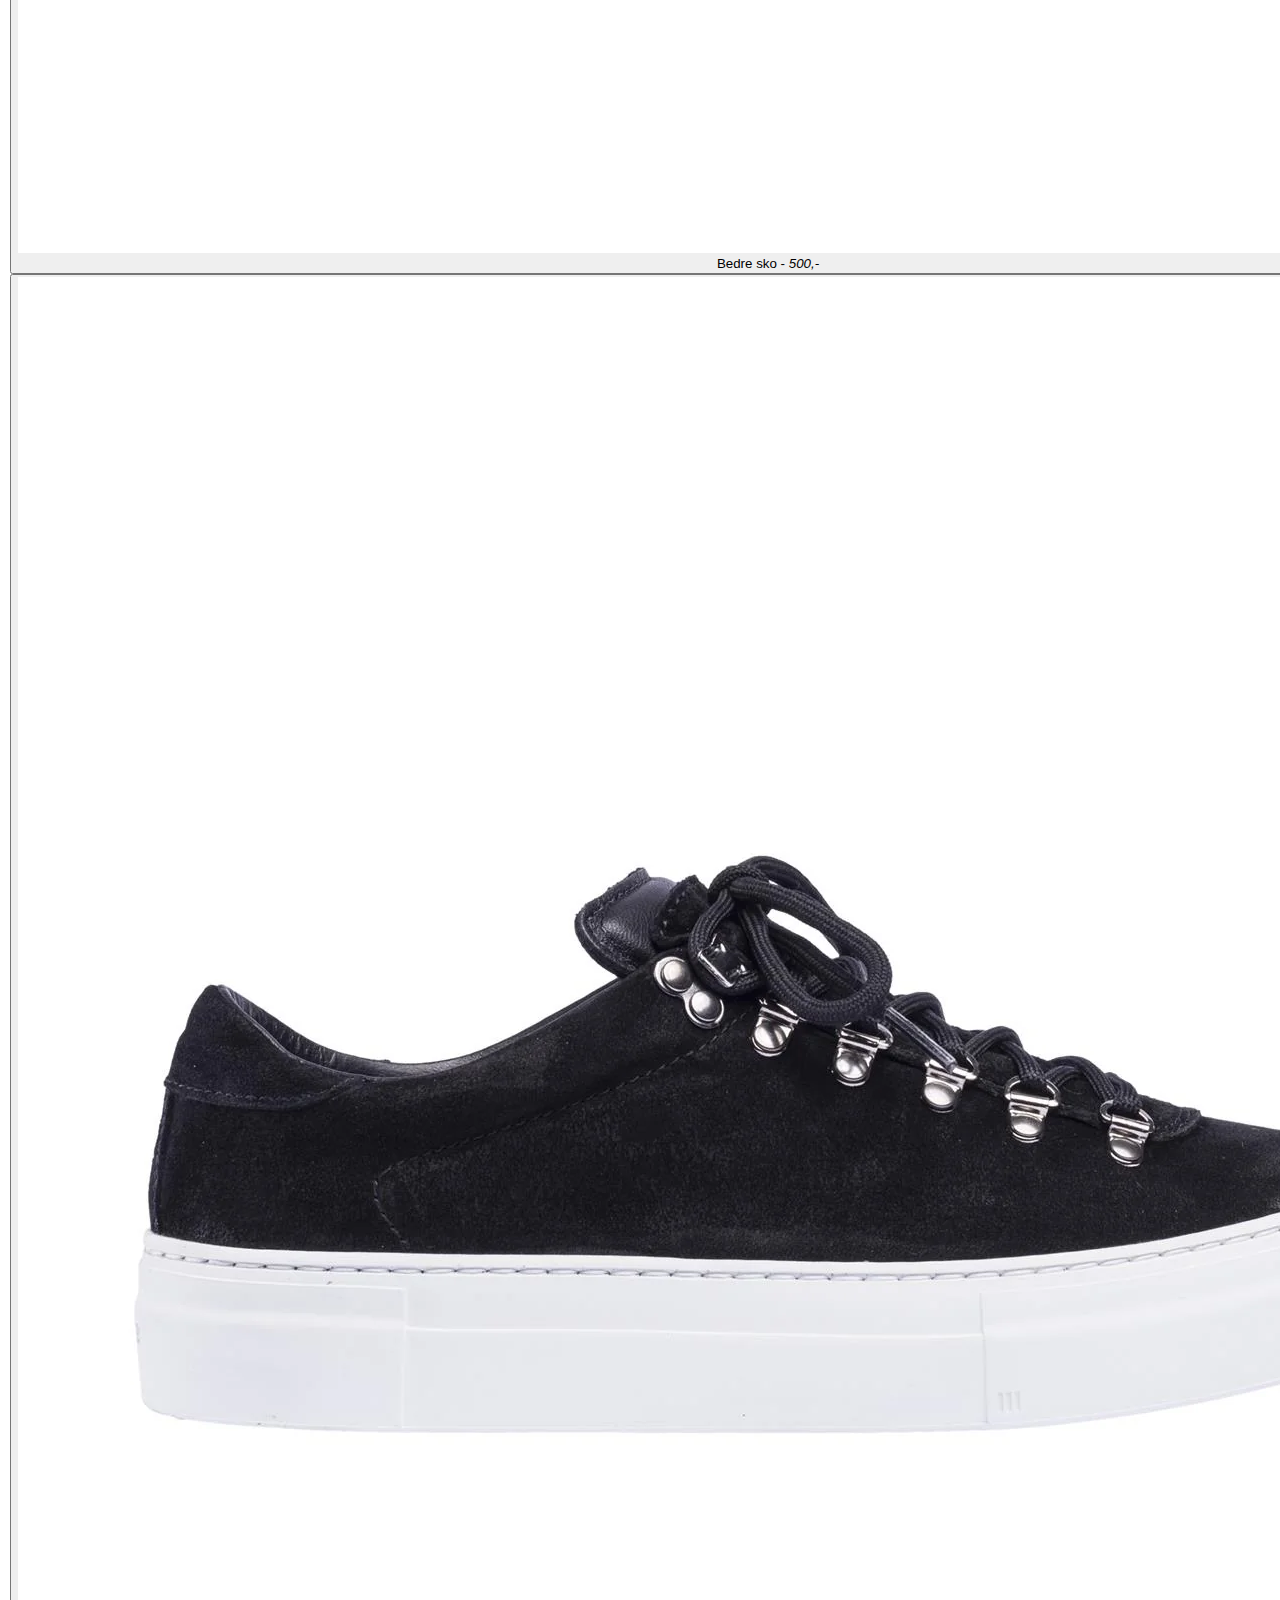
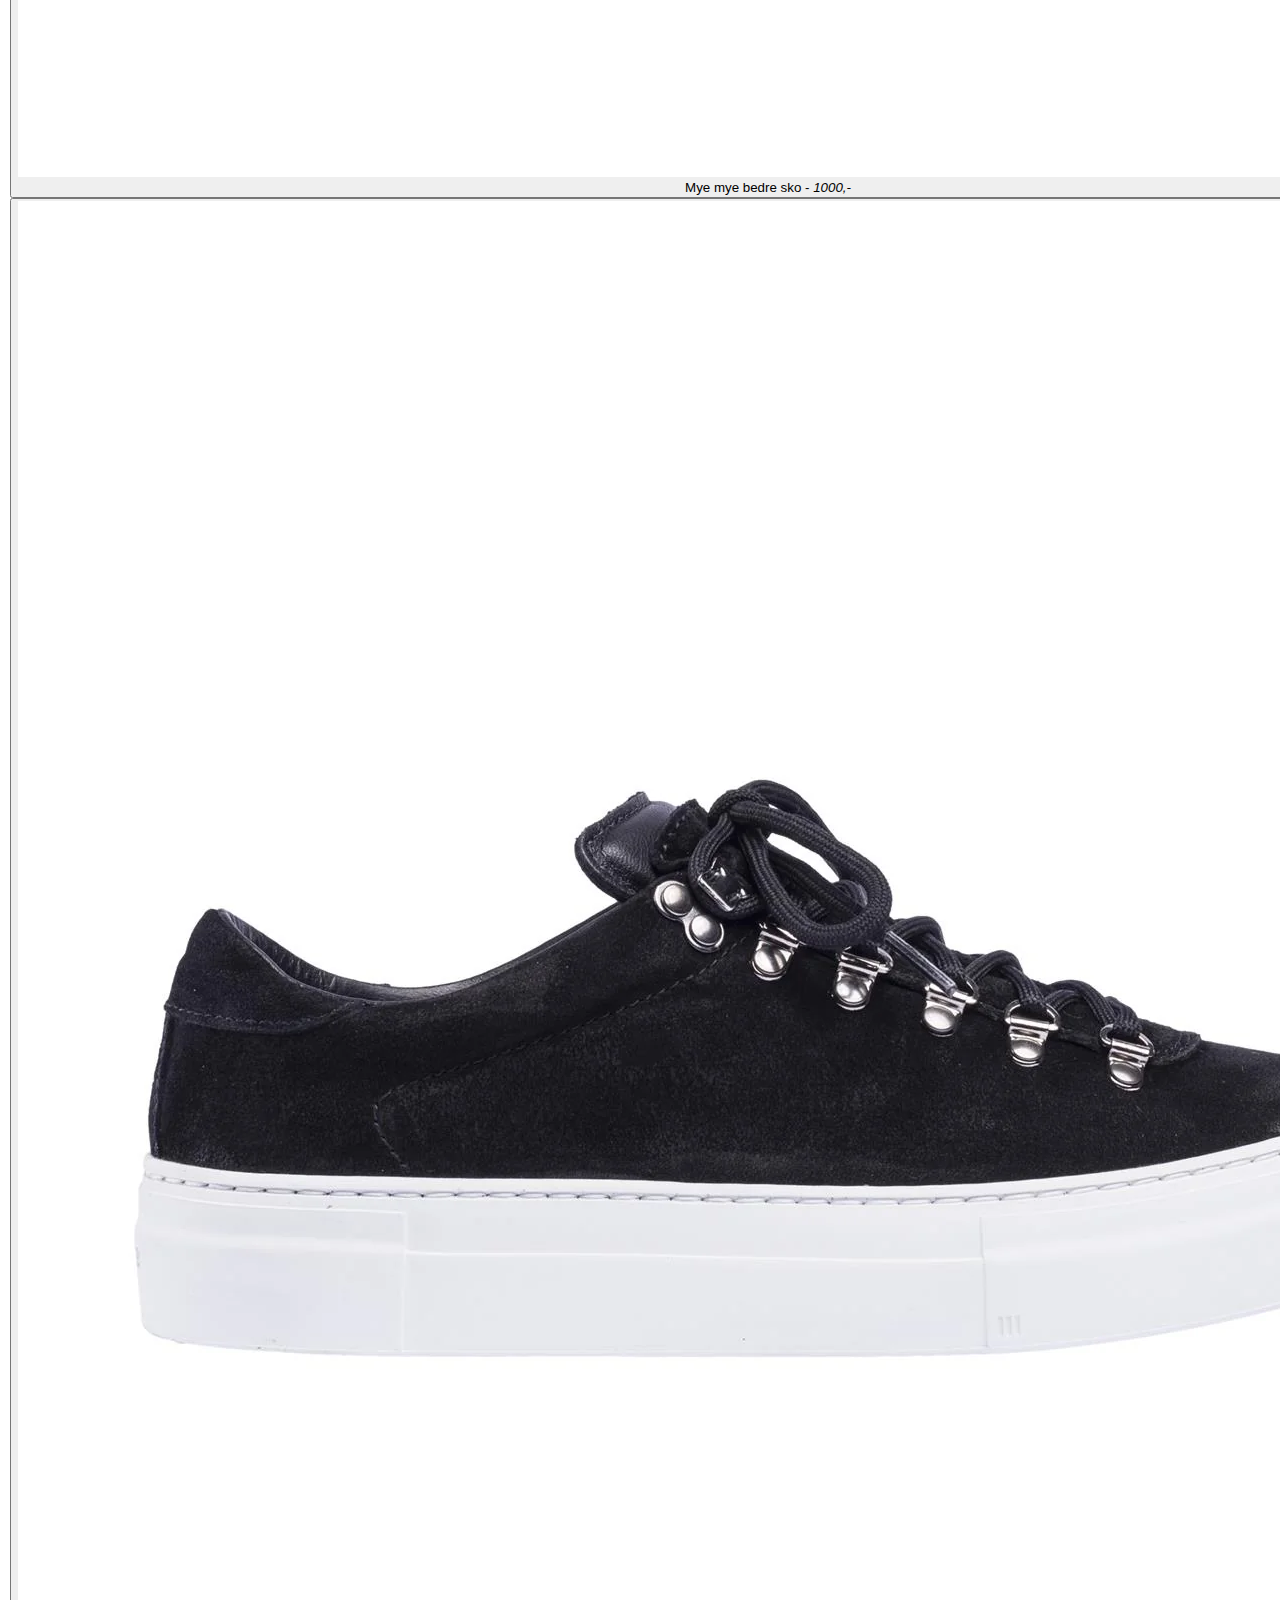
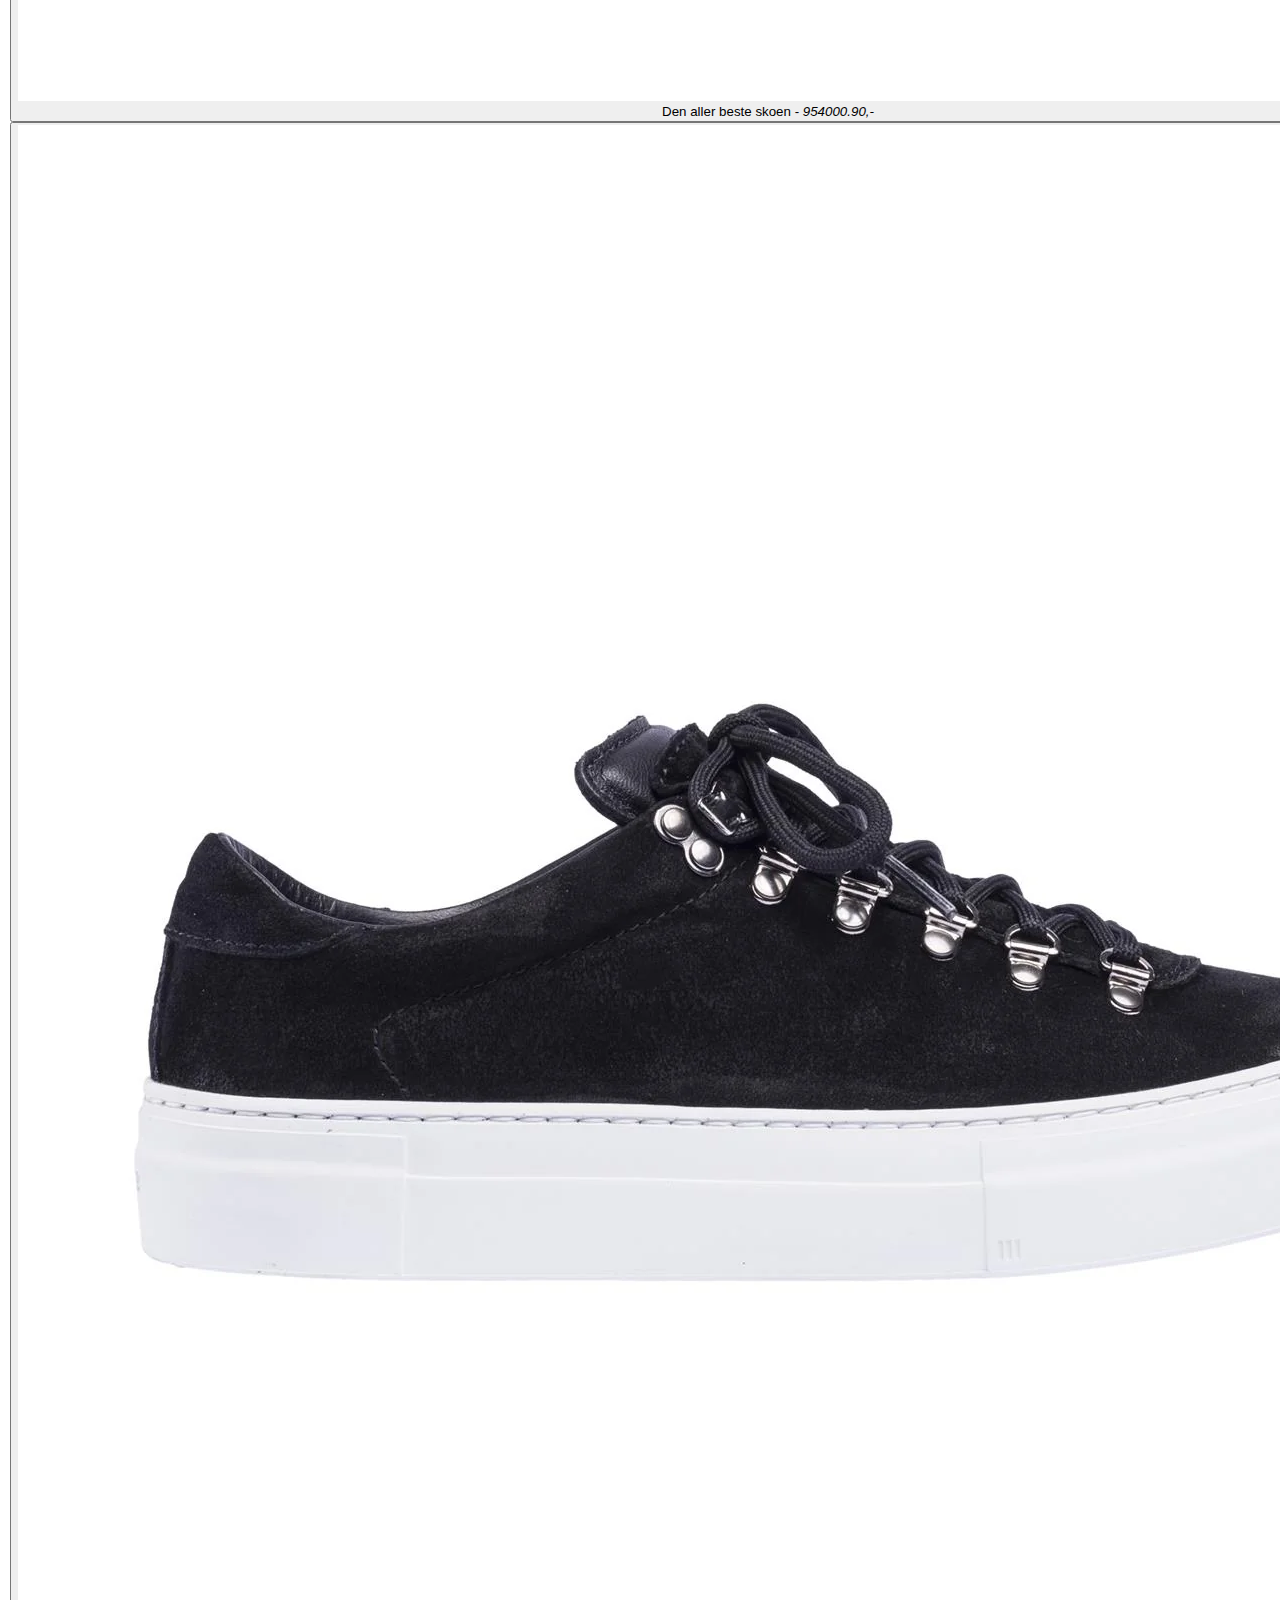
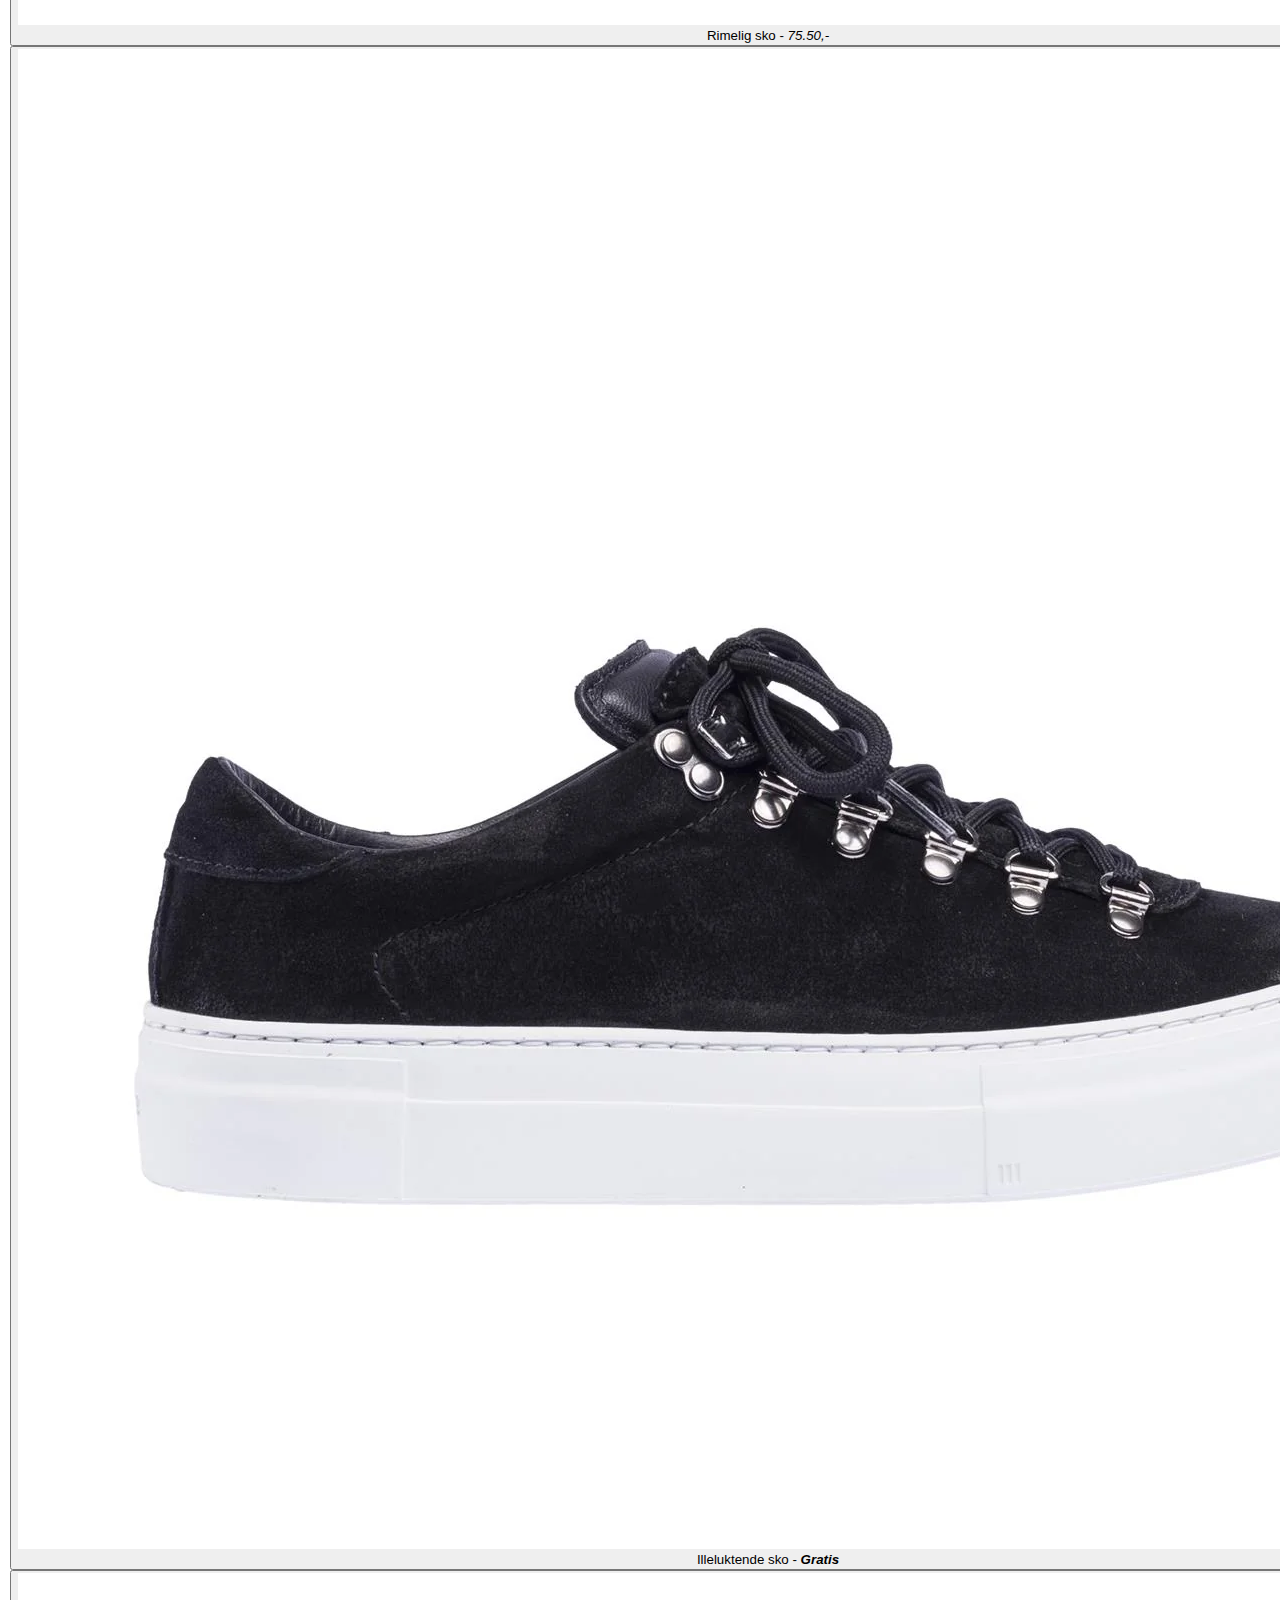
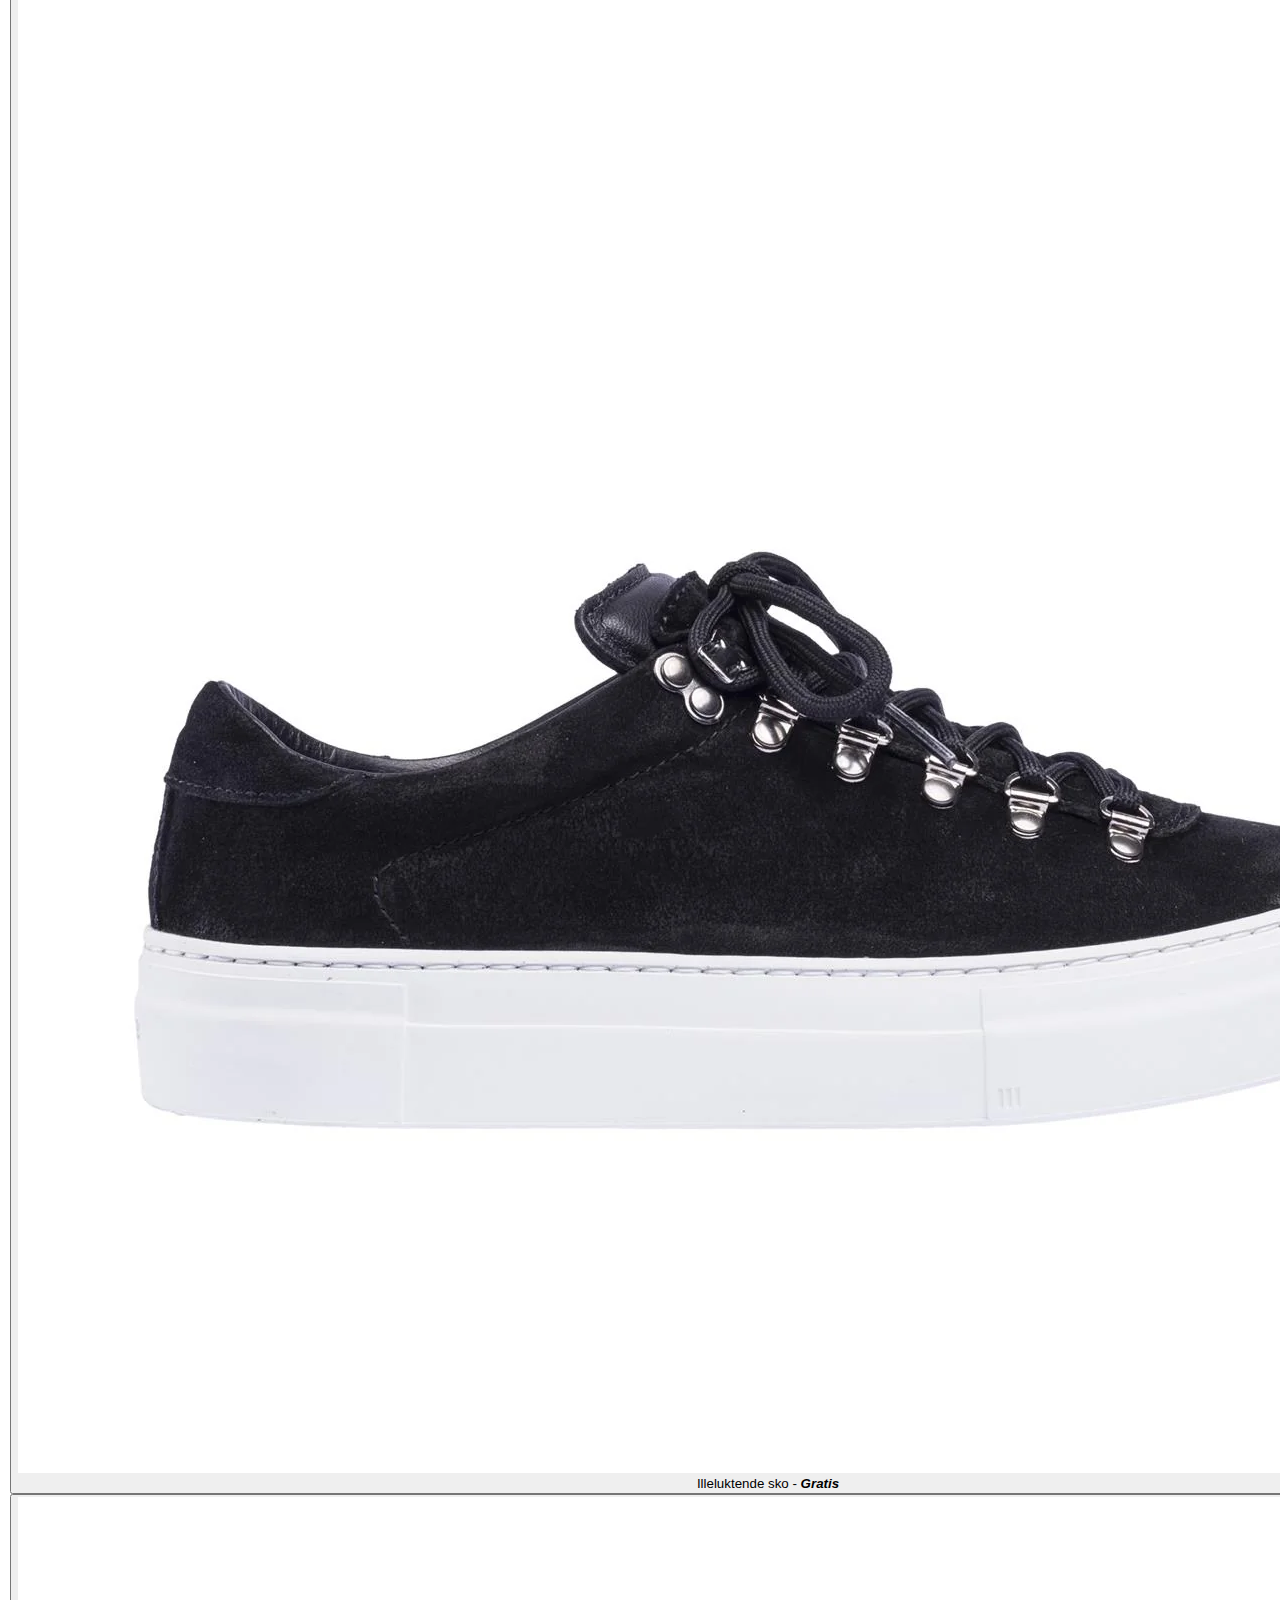
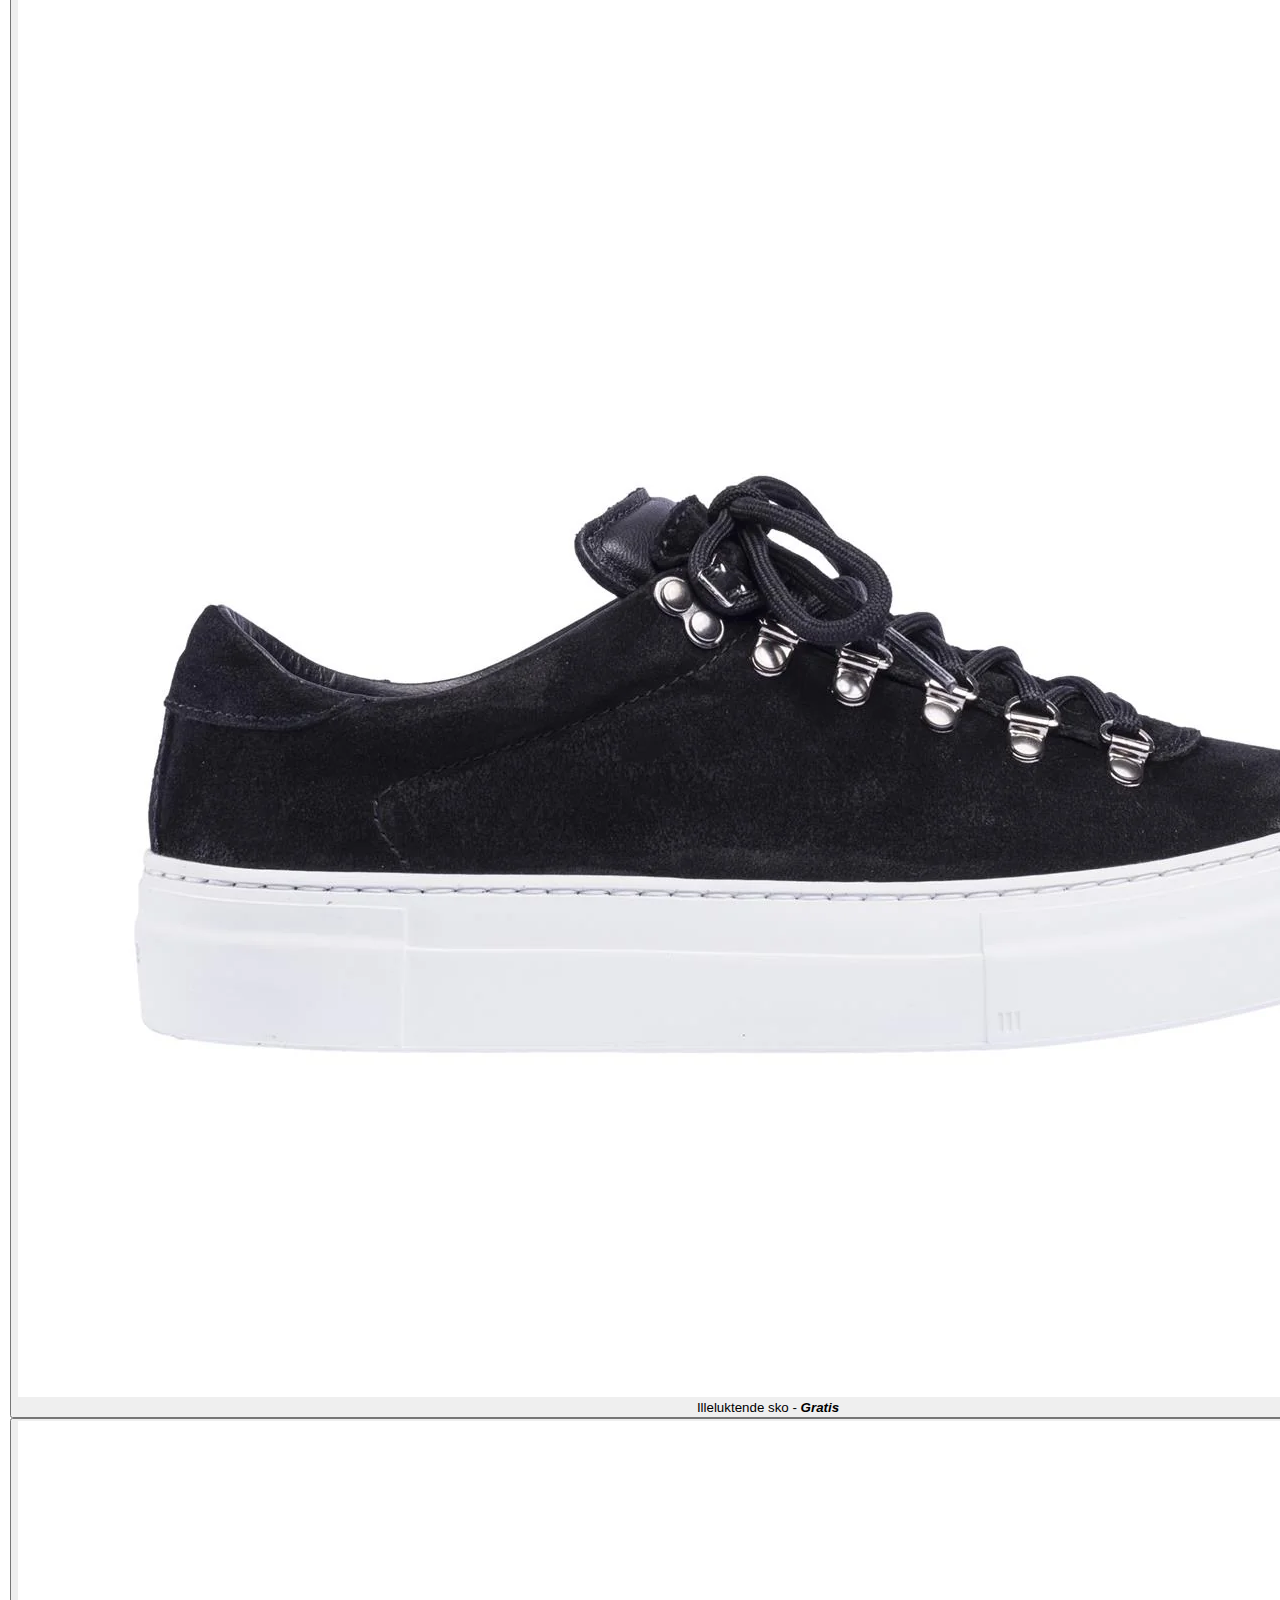
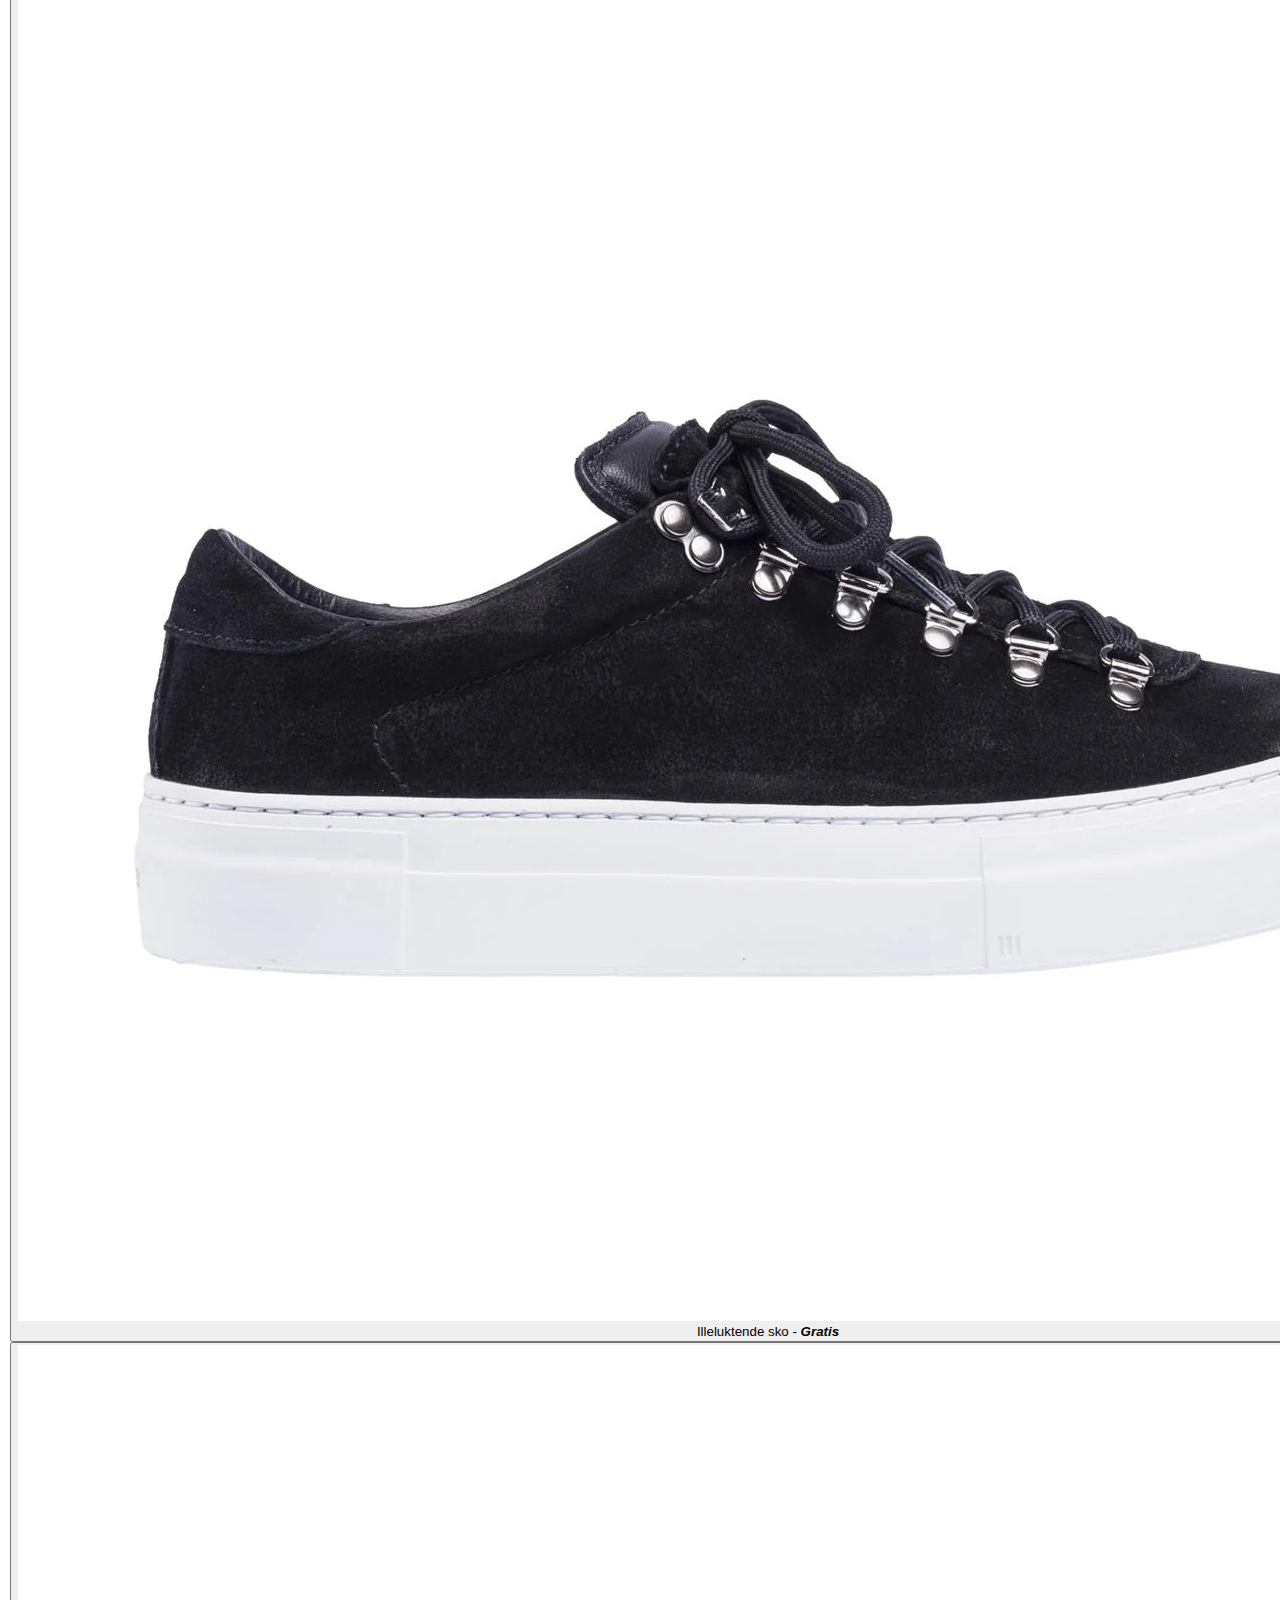
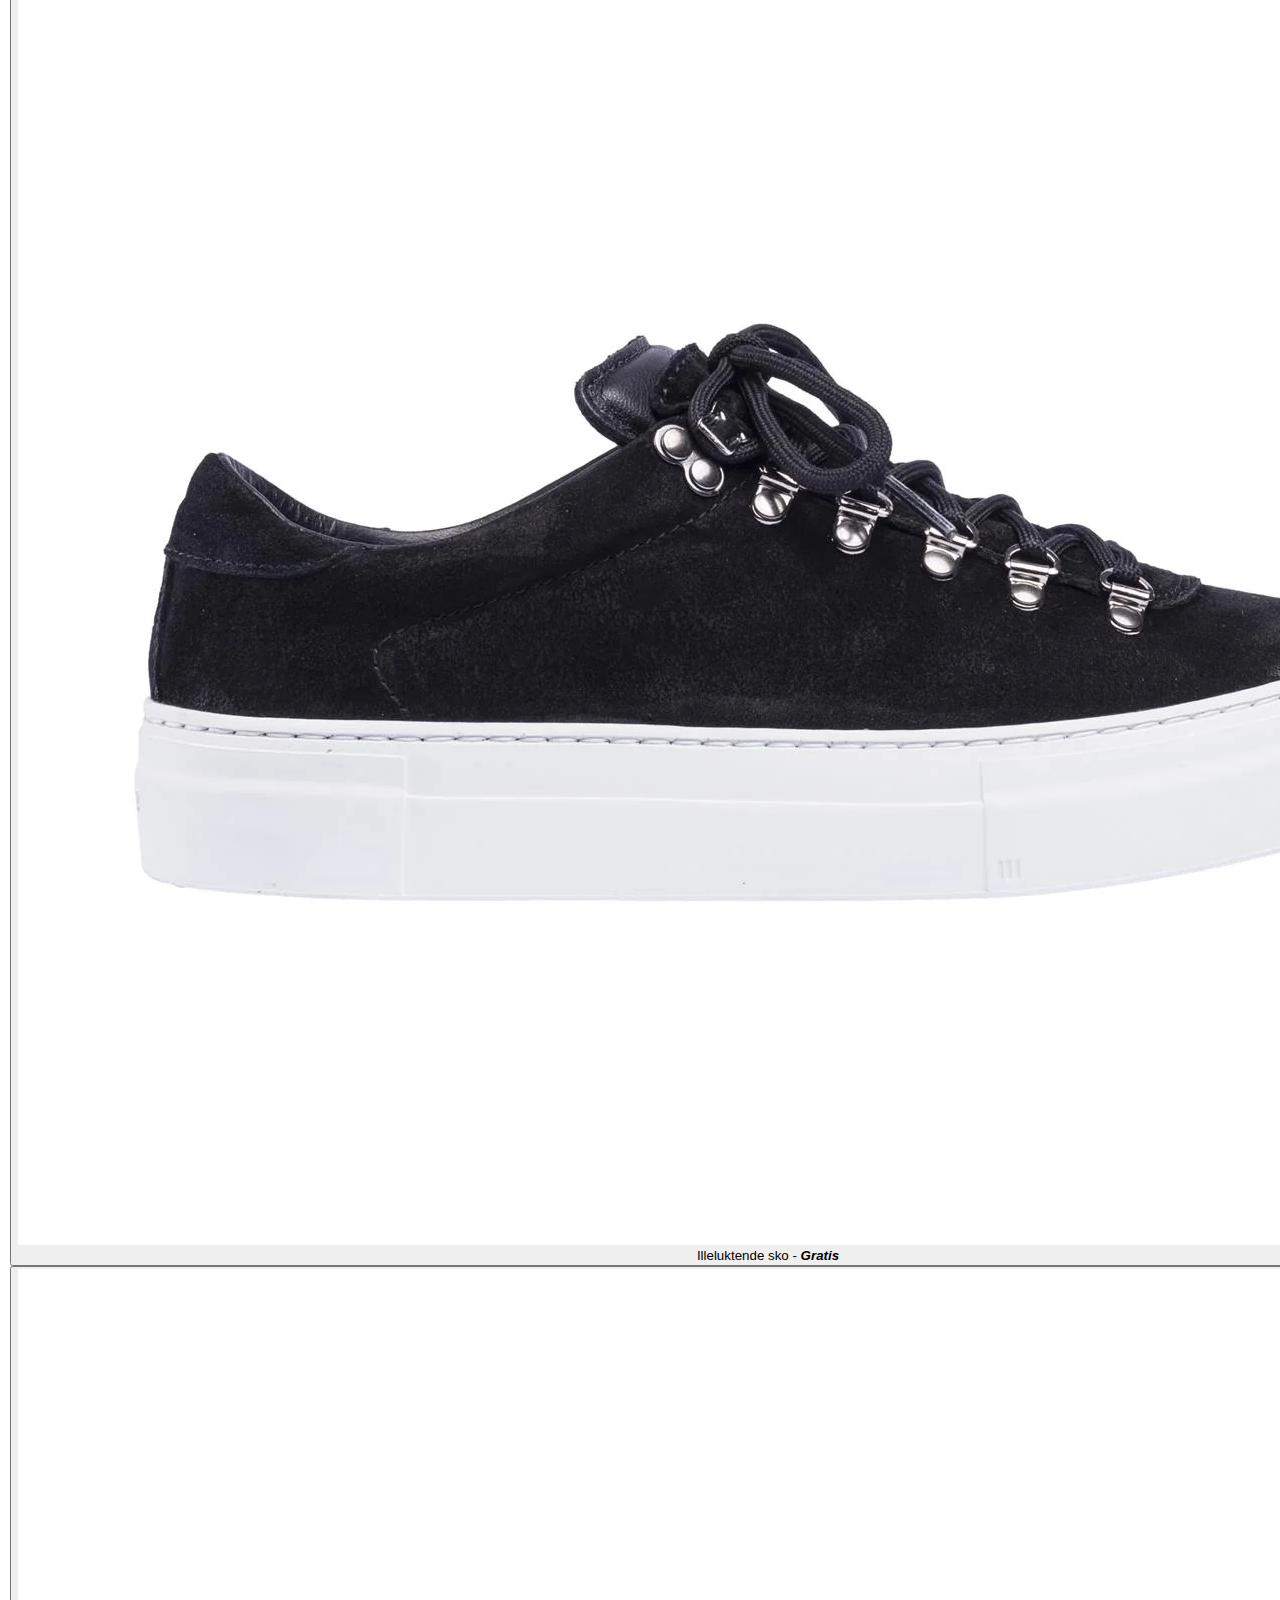
<file: SRC/HTML/index.HTML>
<!DOCTYPE html>
<html lang="no">
<head>
    <meta charset="UTF-8">
    <meta name="viewport" content="width=device-width, initial-scale=1.0">
    <link rel="stylesheet" href="/SRC/CSS/Main.css">
    <link rel="script" href="/SRC/JS/Main.js">
    <title>Skranglekassa.no</title>
</head>

<!--Header-->
<header>
    <h2>Skranglekassa.no</h2>
</header>

 <!--Navigation Buttons-->
<nav>
    <button class="navBtn" onclick="window.location.href='/SRC/HTML/login.html'">
        Logg inn
    </button>
    <button class="navBtn" onclick="window.location.href='/SRC/HTML/signup.html'">
        Registrer Bruker
    </button>
    <button class="navBtn" onclick="window.location.href='/SRC/HTML/contact.html'">
        Kontakt
    </button>
</nav>

 <!--Home Screen Text-->
<body>
    <h1>Velkommen til</h1>
    <h1 style="color: green;">Skranglekassa.no!</h1>
    <p>Brukt og nytt, til en <b><i>rimelig</i></b> pris!</p>
    <br>
    <button class="navBtn" onclick="window.location.href='/SRC/HTML/allproducts.html'">
        Alle produkter
    </button>
    <p>Nye produkter:</p>

</body>

 <!--Button Section-->
<main>
    <section>
        <button class="nProductBtn" onclick="window.location.href='/SRC/HTML/product.html'">
            <img class="nProductBtnIMG" src="/IMG/Sko.jpg" alt="Bilde av produktet">
            <br>
            Sko - <i>100,-</i>
        </button>
        <button class="nProductBtn" onclick="window.location.href='/SRC/HTML/product.html'">
            <img class="nProductBtnIMG" src="/IMG/Sko.jpg" alt="Bilde av produktet">
            <br>
            Bedre sko - <i>500,-</i>
        </button>
        <button class="nProductBtn" onclick="window.location.href='/SRC/HTML/product.html'">
            <img class="nProductBtnIMG" src="/IMG/Sko.jpg" alt="Bilde av produktet">
            <br>
            Mye mye bedre sko - <i>1000,-</i>
        </button>
        <button class="nProductBtn" onclick="window.location.href='/SRC/HTML/product.html'">
            <img class="nProductBtnIMG" src="/IMG/Sko.jpg" alt="Bilde av produktet">
            <br>
            Den aller beste skoen  - <i>954000.90,-</i>
        </button>
        <button class="nProductBtn" onclick="window.location.href='/SRC/HTML/product.html'">
            <img class="nProductBtnIMG" src="/IMG/Sko.jpg" alt="Bilde av produktet">
            <br>
            Rimelig sko  - <i>75.50,-</i>
        </button>
        <button class="nProductBtnE" onclick="window.location.href='/SRC/HTML/product.html'">
            <img class="nProductBtnIMGE" src="/IMG/Sko.jpg" alt="Bilde av produktet">
            <br>
            Illeluktende sko - <i><b>Gratis</b></i>
        </button>
        <button class="nProductBtn" onclick="window.location.href='/SRC/HTML/product.html'">
            <img class="nProductBtnIMG" src="/IMG/Sko.jpg" alt="Bilde av produktet">
            <br>
            Illeluktende sko - <i><b>Gratis</b></i>
        </button>
        <button class="nProductBtn" onclick="window.location.href='/SRC/HTML/product.html'">
            <img class="nProductBtnIMG" src="/IMG/Sko.jpg" alt="Bilde av produktet">
            <br>
            Illeluktende sko - <i><b>Gratis</b></i>
        </button>
        <button class="nProductBtn" onclick="window.location.href='/SRC/HTML/product.html'">
            <img class="nProductBtnIMG" src="/IMG/Sko.jpg" alt="Bilde av produktet">
            <br>
            Illeluktende sko - <i><b>Gratis</b></i>
        </button>
        <button class="nProductBtn" onclick="window.location.href='/SRC/HTML/product.html'">
            <img class="nProductBtnIMG" src="/IMG/Sko.jpg" alt="Bilde av produktet">
            <br>
            Illeluktende sko - <i><b>Gratis</b></i>
        </button>
        <button class="nProductBtn" onclick="window.location.href='/SRC/HTML/product.html'">
            <img class="nProductBtnIMG" src="/IMG/Sko.jpg" alt="Bilde av produktet">
            <br>
            Illeluktende sko - <i><b>Gratis</b></i>
        </button>
        <button class="nProductBtnE" onclick="window.location.href='/SRC/HTML/product.html'">
            <img class="nProductBtnIMGE" src="/IMG/Sko.jpg" alt="Bilde av produktet">
            <br>
            Illeluktende sko - <i><b>Gratis</b></i>
        </button>
    </section>
</main>

 <!--Footer -->
<footer>
    <h2>Skranglekassa.no</h2>
</footer>
</html>
</file>
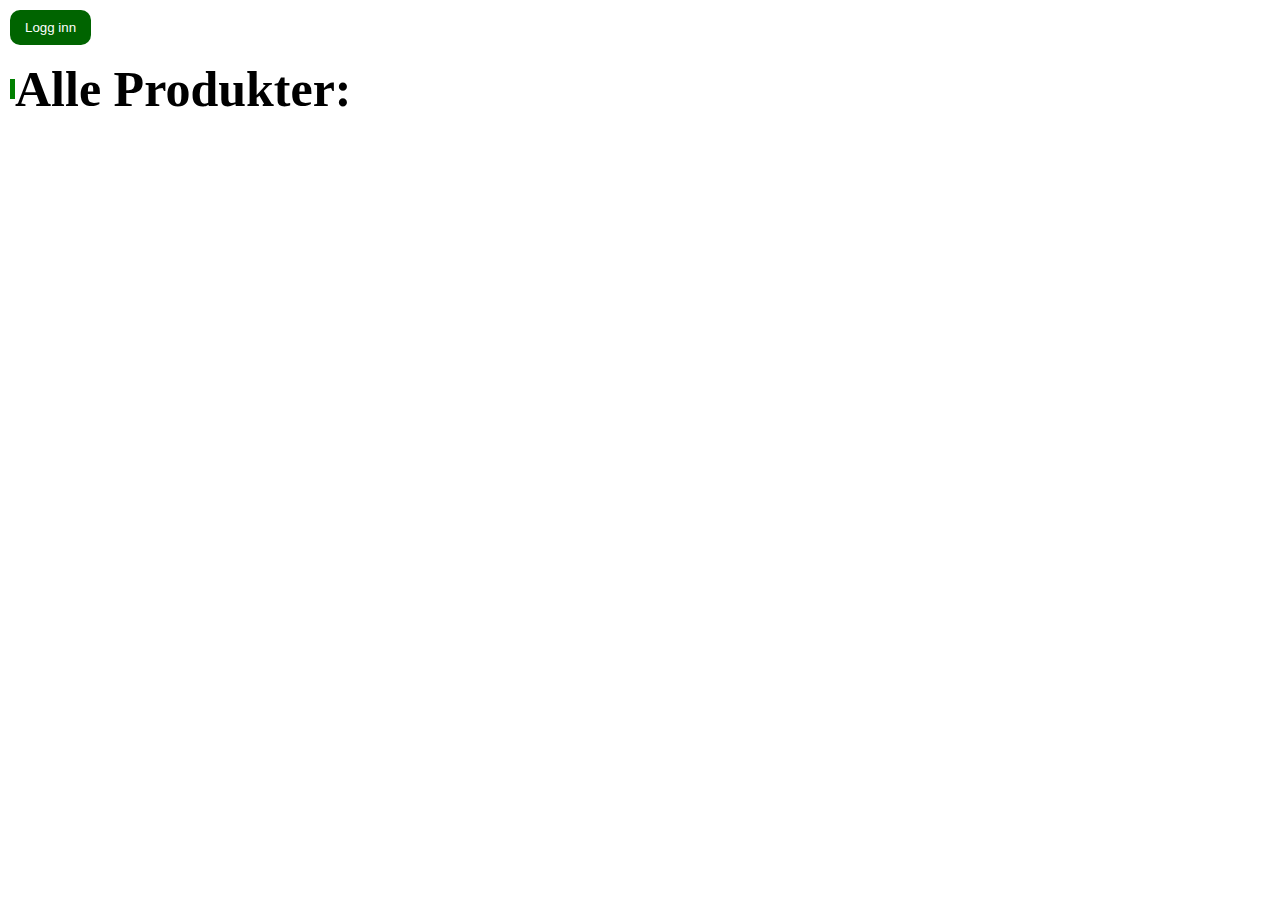
<file: SRC/HTML/allproducts.html>
<!DOCTYPE html>
<html lang="no">
<head>
    <meta charset="UTF-8">
    <meta name="viewport" content="width=device-width, initial-scale=1.0">
    <link rel="stylesheet" href="/SRC/CSS/Main.css">
    <title>Skranglekassa.no/LoggInn</title>
</head>
<nav>
    <button class="navBtn" onclick="window.location.href='/SRC/HTML/index.HTML'">
        Logg inn
    </button>
</nav>
<body>
    <h1>Alle Produkter:</h1>
</body>
</html>
</file>
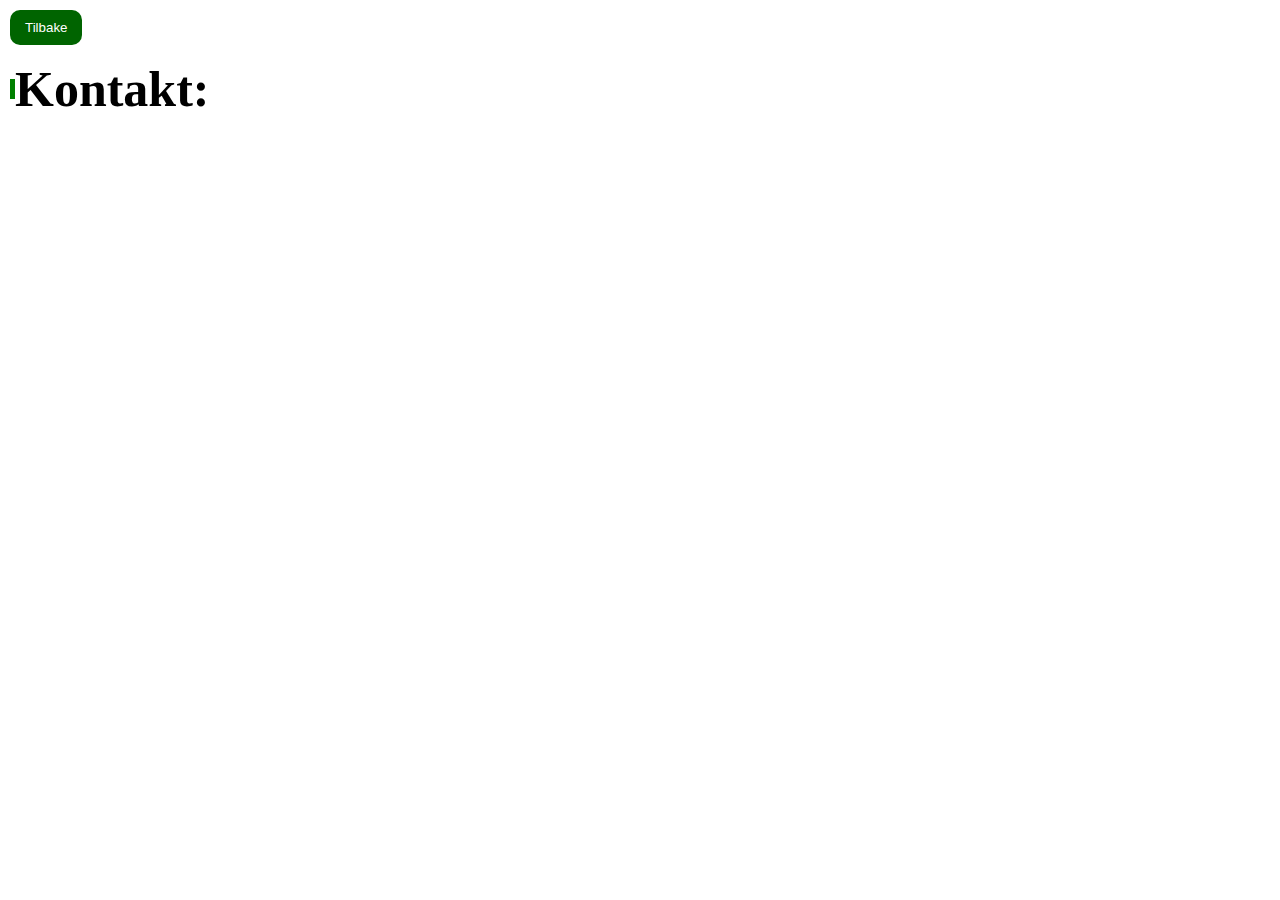
<file: SRC/HTML/contact.html>
<!DOCTYPE html>
<html lang="no">
<head>
    <meta charset="UTF-8">
    <meta name="viewport" content="width=device-width, initial-scale=1.0">
    <link rel="stylesheet" href="/SRC/CSS/Main.css">
    <title>Skranglekassa.no/Kontakt</title>
</head>
<nav>
    <button class="navBtn" onclick="window.location.href='/SRC/HTML/index.HTML'">
        Tilbake
    </button>
</nav>
<body>
    <h1>Kontakt:</h1>
</body>
</html>
</file>
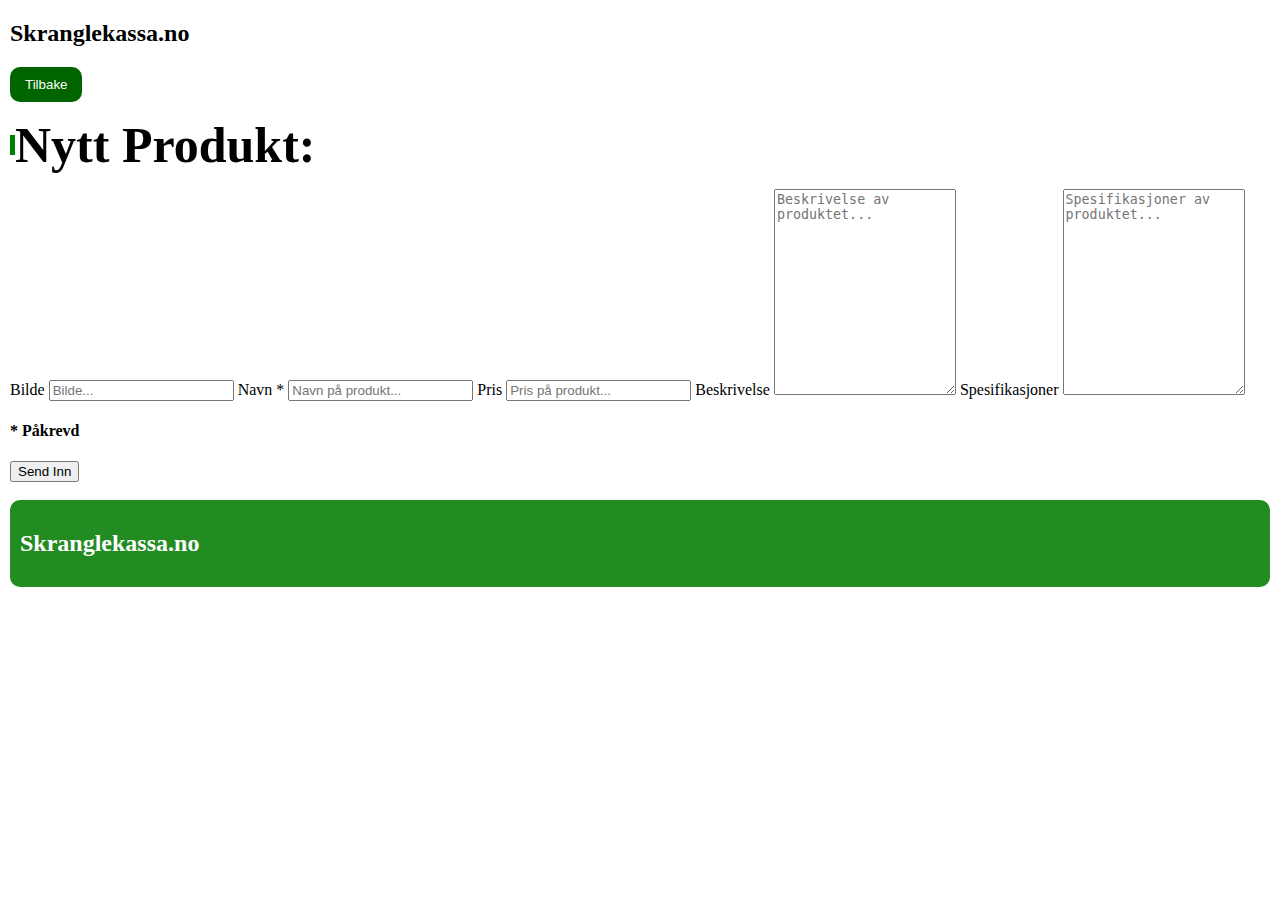
<file: SRC/HTML/newproduct.html>
<!DOCTYPE html>
<html lang="no">
<head>
    <meta charset="UTF-8">
    <meta name="viewport" content="width=device-width, initial-scale=1.0">
    <link rel="stylesheet" href="../CSS/Main.css">
    <title>Skranglekassa.no/Nytt Produkt</title>
    <link rel="icon" type="image/x-icon" href="../../IMG/favicon.ico">
</head>

 <!--Header-->
<header>
    <h2>Skranglekassa.no</h2>
</header>

 <!--Navigation Buttons-->
<nav>
    <button class="navBtn" onclick="window.location.href='./index.html'">
        Tilbake
    </button>
</nav>

 <!--New Product Box-->
<body>
    <h1>Nytt Produkt:</h1>
    <div class="inputpage">
        <form action="newproduct.php">
            <label for="image">Bilde</label>
            <input type="text" id="image" name="image" placeholder="Bilde...">

            <label for="name">Navn *</label>
            <input type="text" id="name" name="name" placeholder="Navn på produkt..." required>

            <label for="price">Pris</label>
            <input type="text" id="price" name="price" placeholder="Pris på produkt...">

            <label for="description">Beskrivelse</label>
            <textarea name="description" id="description" placeholder="Beskrivelse av produktet..." style="height: 200px;"></textarea>

            <label for="specifications">Spesifikasjoner</label>
            <textarea name="specifications" id="specifications" placeholder="Spesifikasjoner av produktet..." style="height: 200px;"></textarea>

            <h4 id="required">* Påkrevd</h4>
            <input type="submit" value="Send Inn">
        </form>
    </div>
    <br>
</body>

 <!--Footer-->
<footer>
    <h2>Skranglekassa.no</h2>
</footer>
</html>
</file>
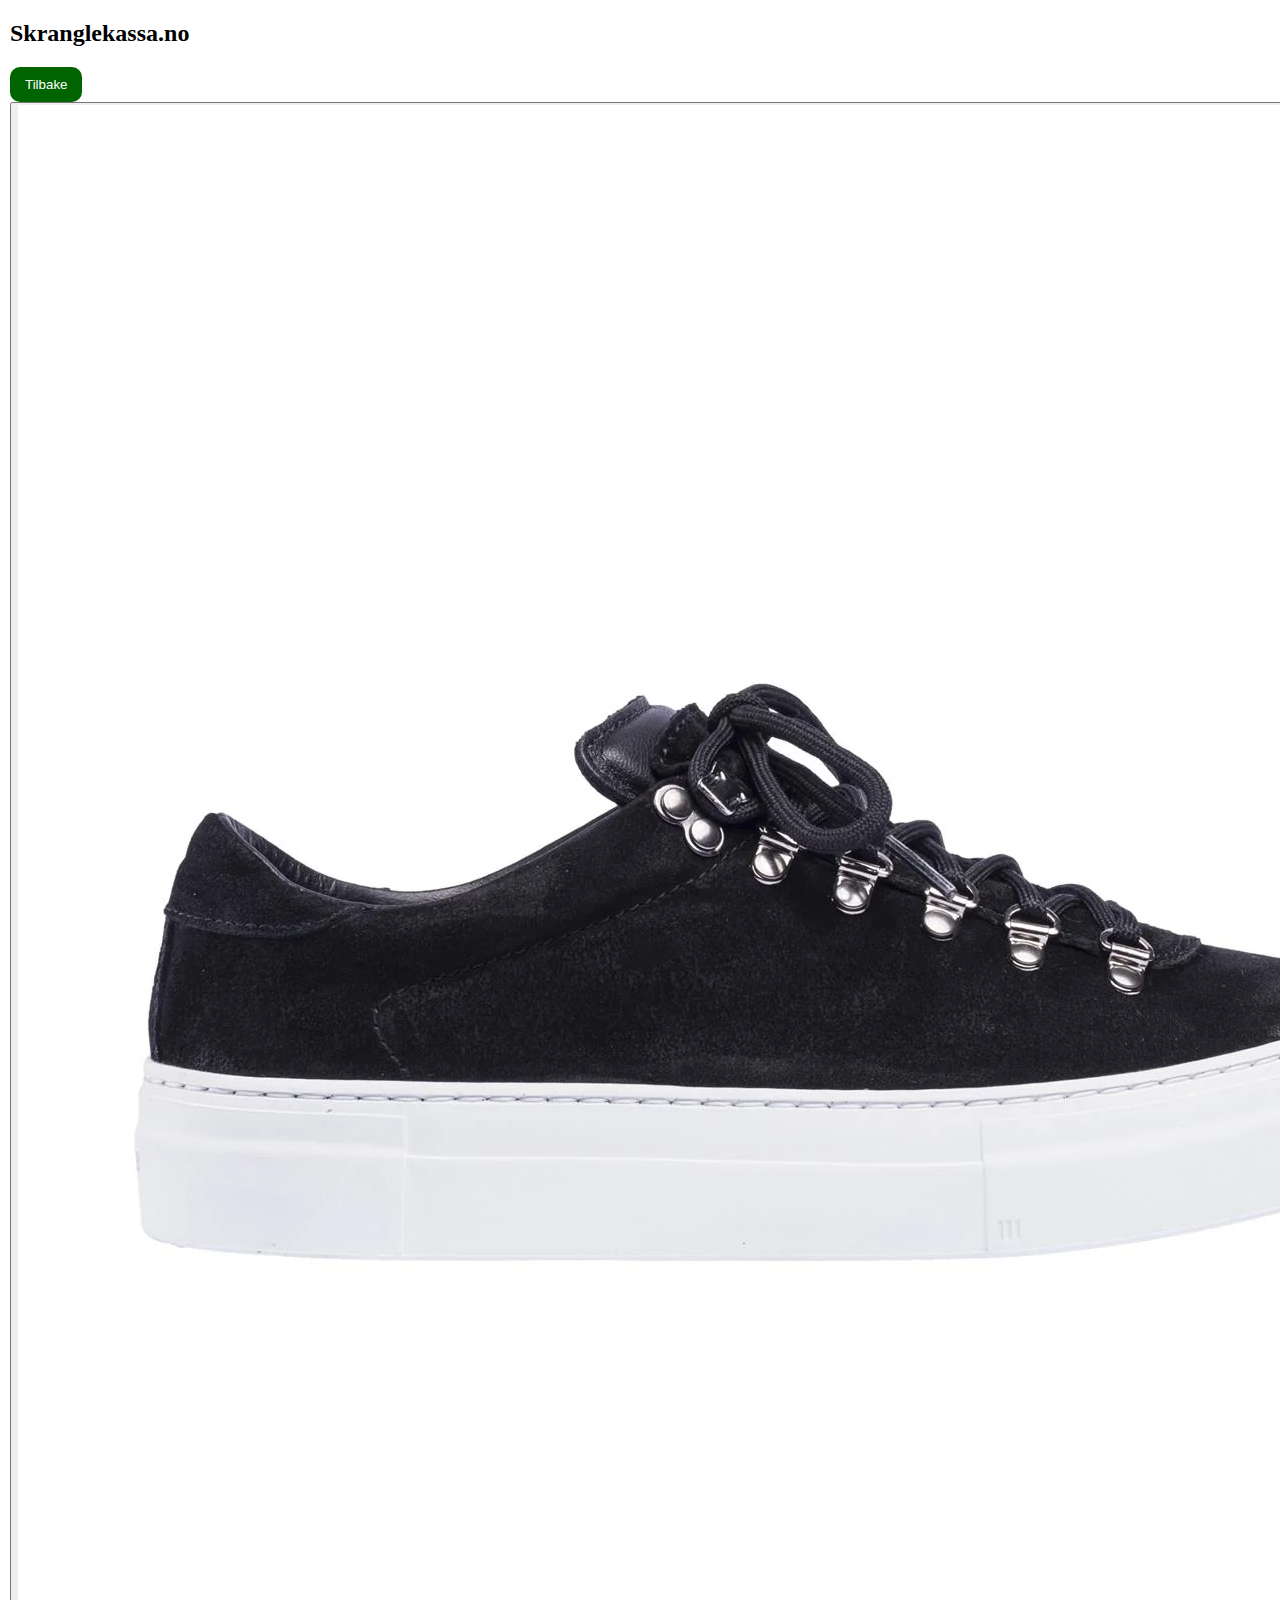
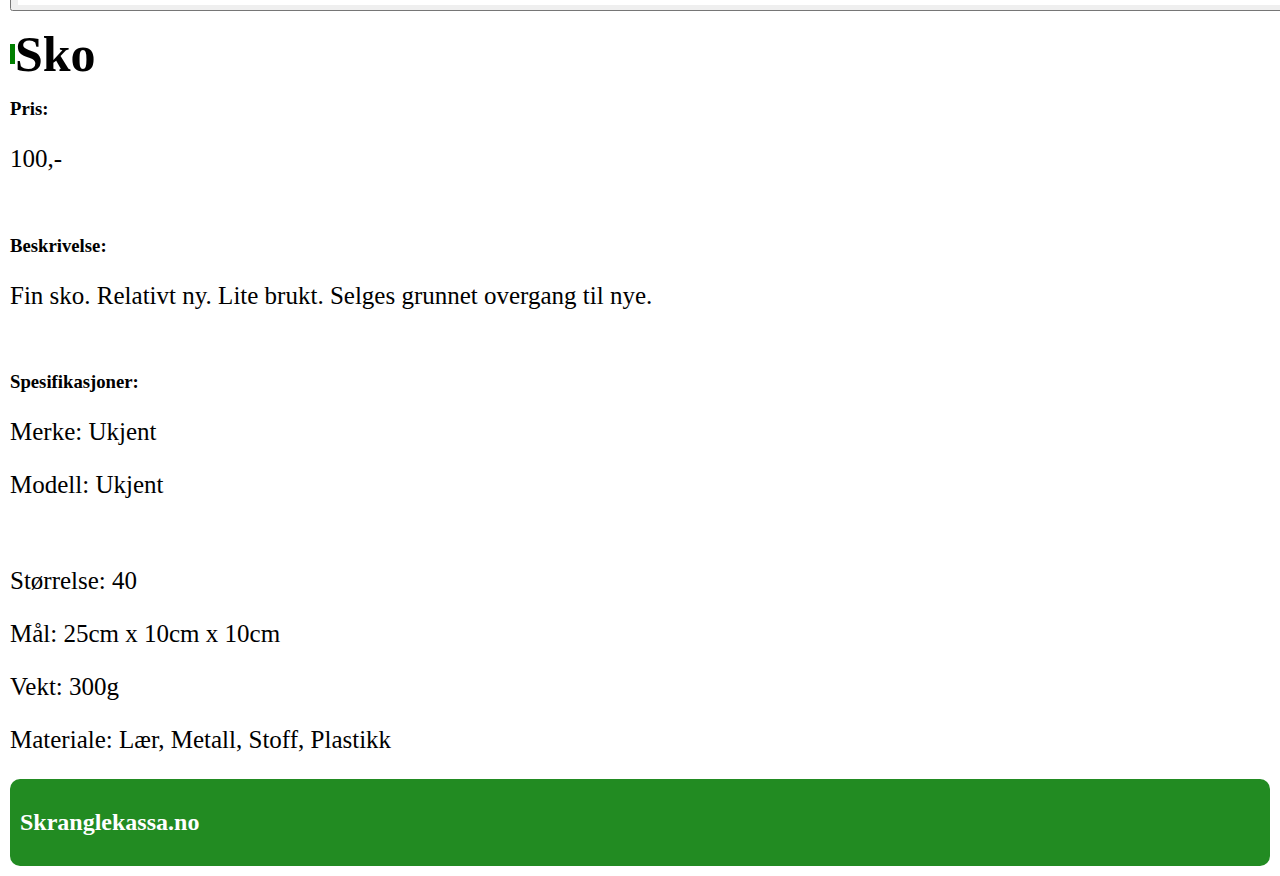
<file: SRC/HTML/product.html>
<!DOCTYPE html>
<html lang="no">
<head>
    <meta charset="UTF-8">
    <meta name="viewport" content="width=device-width, initial-scale=1.0">
    <link rel="stylesheet" href="/SRC/CSS/Main.css">
    <title>Skranglekassa.no/ProduktNavn</title>
</head>

 <!--Header-->
<header>
    <h2>Skranglekassa.no</h2>
</header>

 <!--Navigation Buttons-->
<nav>
    <button class="navBtn" onclick="window.location.href='/SRC/HTML/index.html'">
        Tilbake
    </button>
</nav>

 <!--Product Information-->
<body>
     <!--Image-->
    <button id="productBtnIMG" target="_blank" onclick="window.open('/SRC/HTML/productimage.html')">
        <img id="productIMG" src="/IMG/Sko.jpg" alt="Bilde av produktet">
    </button>

     <!--Description +  Specifications-->
    <h1>Sko</h1>
    <h3>Pris:</h3>
    <p>100,-</p>
    <br>

    <h3>Beskrivelse:</h3>
    <p>Fin sko. Relativt ny. Lite brukt. Selges grunnet overgang til nye.</p>
    <br>

    <h3>Spesifikasjoner:</h3>

    <p>Merke: Ukjent</p>
    <p>Modell: Ukjent</p>
    <br>
    <p>Størrelse: 40</p>
    <p>Mål: 25cm x 10cm x 10cm</p>
    <p>Vekt: 300g</p>
    <p>Materiale: Lær, Metall, Stoff, Plastikk</p>
    

</body>

 <!--Footer-->
<footer>
    <h2>Skranglekassa.no</h2>
</footer>
</html>
</file>
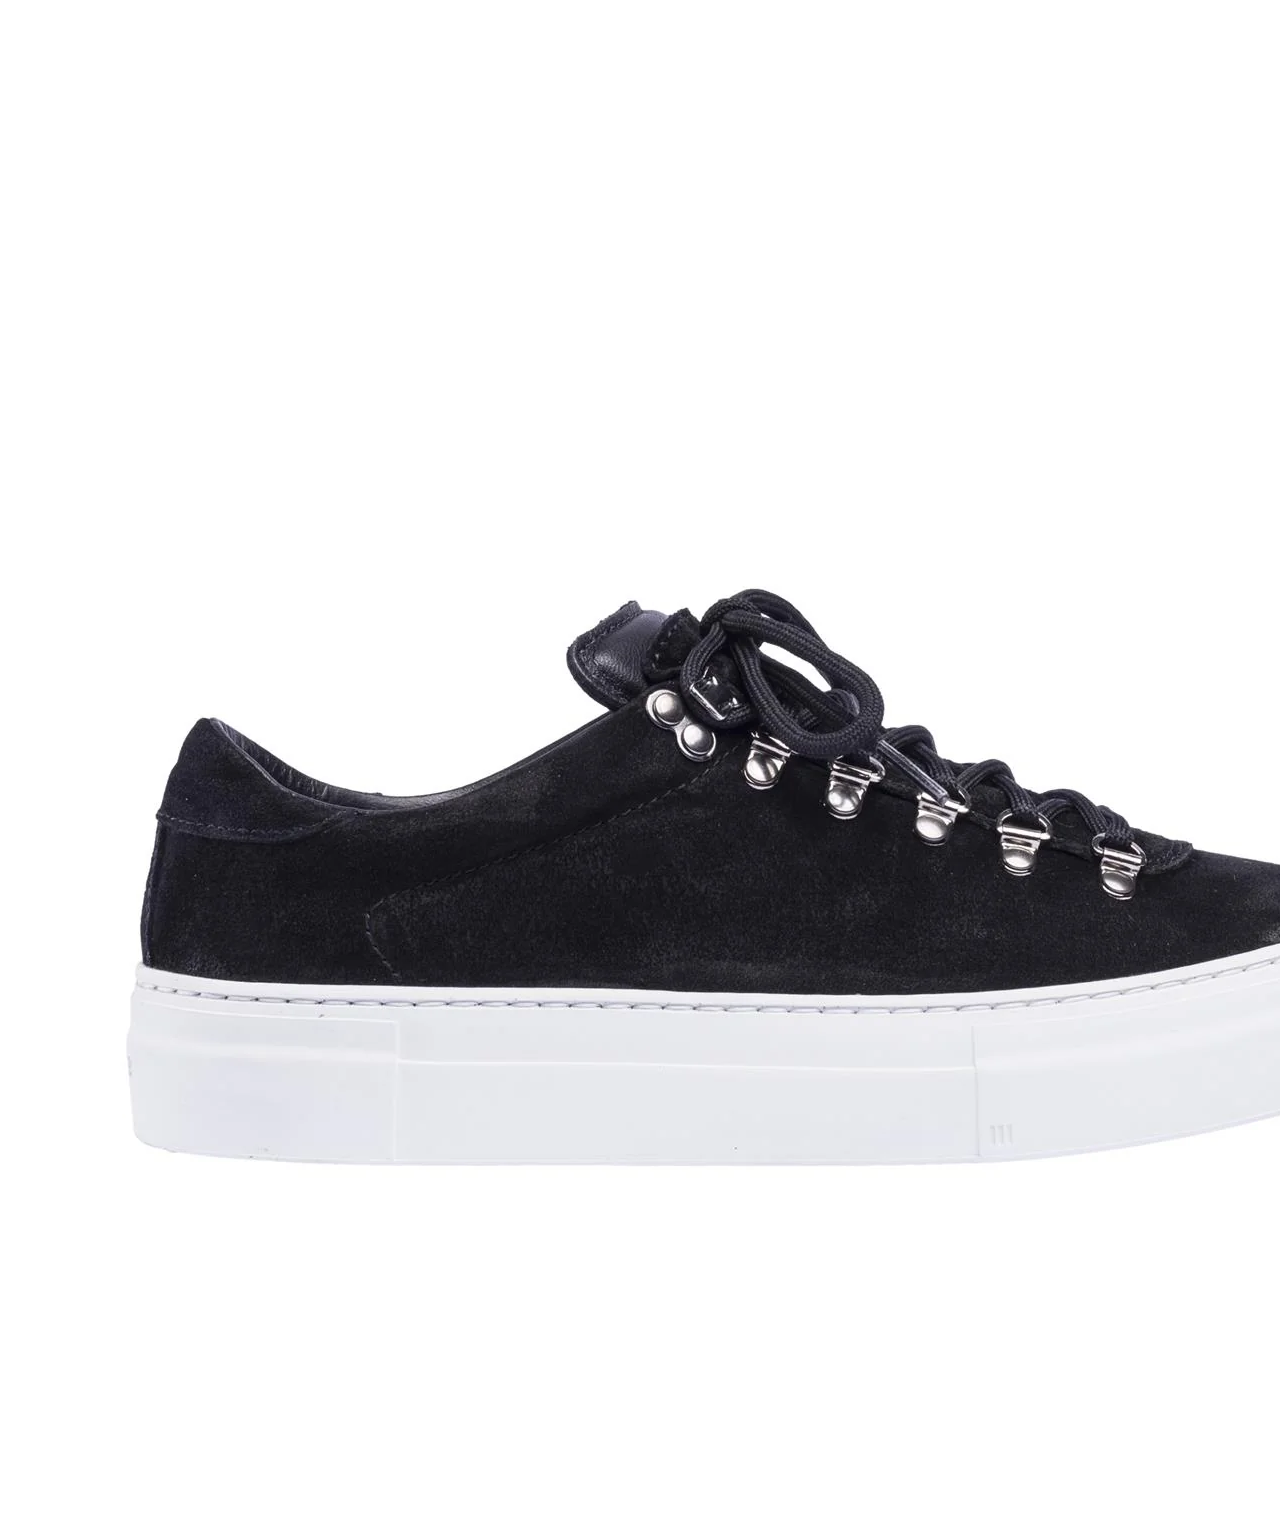
<file: SRC/HTML/productimage.html>
<!DOCTYPE html>
<html lang="no">
<head>
    <meta charset="UTF-8">
    <meta name="viewport" content="width=device-width, initial-scale=1.0">
    <link rel="stylesheet" href="/SRC/CSS/Main.css">
    <title>Skranglekassa.no/ProduktBilde</title>
</head>
<body>
    <div>
        <img id="productIMGB" src="/IMG/Sko.jpg" alt="Bildet av produktet">
    </div>
</body>
</html>
</file>
<file: SRC/CSS/Main.css>
body {
    margin: 10px;
}

::-webkit-scrollbar {
    width: 10px;
}

::-webkit-scrollbar-track {
    background: green;
    border-radius: 10px 0px 0px 10px
}

::-webkit-scrollbar-thumb {
  background: rgb(31, 212, 31);
  border-radius: 10px 0px 0px 10px
}

::-webkit-scrollbar-thumb:hover {
  background: rgb(90, 255, 90);
}

h1 {
    font-size: 50px;
    border-left-width: 5px;
    line-height: 20px;
    border-left-style: solid;
    border-left-color: green;
}

p {
    font-size: 25px;
}

button.navBtn {
    background-color: darkgreen;
    color: white;
    padding: 10px 15px;
    border: none;
    cursor: pointer;
    border-radius: 10px;
}

button.productBtn {
    background-color: darkgreen;
    color: white;
    padding: 10px;
    margin-top: 5px;
    margin-right: 10px;
    margin-bottom: 10px;
    margin-left: 0px;
    border-radius: 10px;
    cursor: pointer;
}
button.productBtnE {
    background-color: darkgreen;
    color: white;
    padding: 10px;
    margin-top: 5px;
    margin-right: 0px;
    margin-bottom: 10px;
    margin-left: 0px;
    border-radius: 10px;
    cursor: pointer;
}

img.productBtnIMG {
    width: 258.5px;
    height: 258.5px;
    padding: 5px 10px;
    border-radius: 20px;
}
img.productBtnIMGE {
    width: 258.5px;
    height: 258.5px;
    padding: 5px 10px;
    border-radius: 20px;
}

button:hover {
    opacity: 0.8;
}

footer {
    background-color:forestgreen;
    color: white;
    padding: 10px 10px;
    border-radius: 10px;
}
</file>
